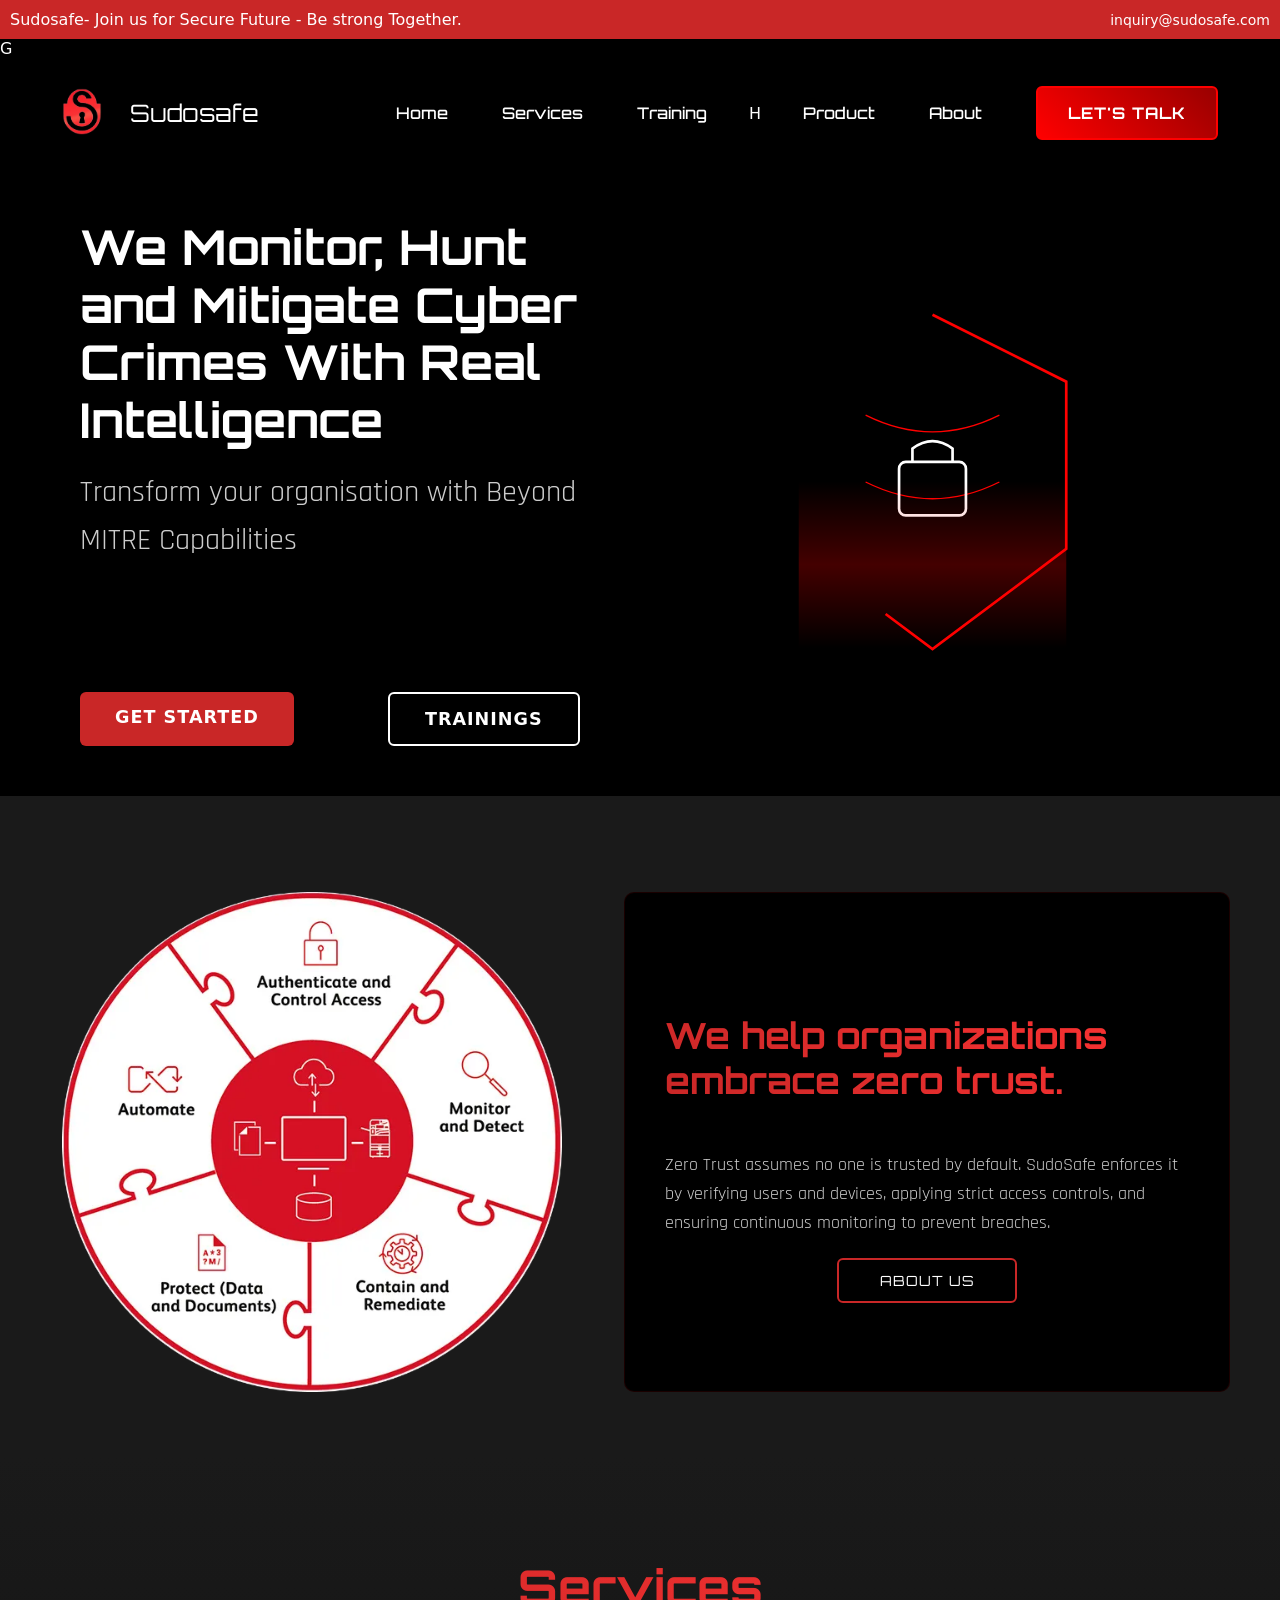
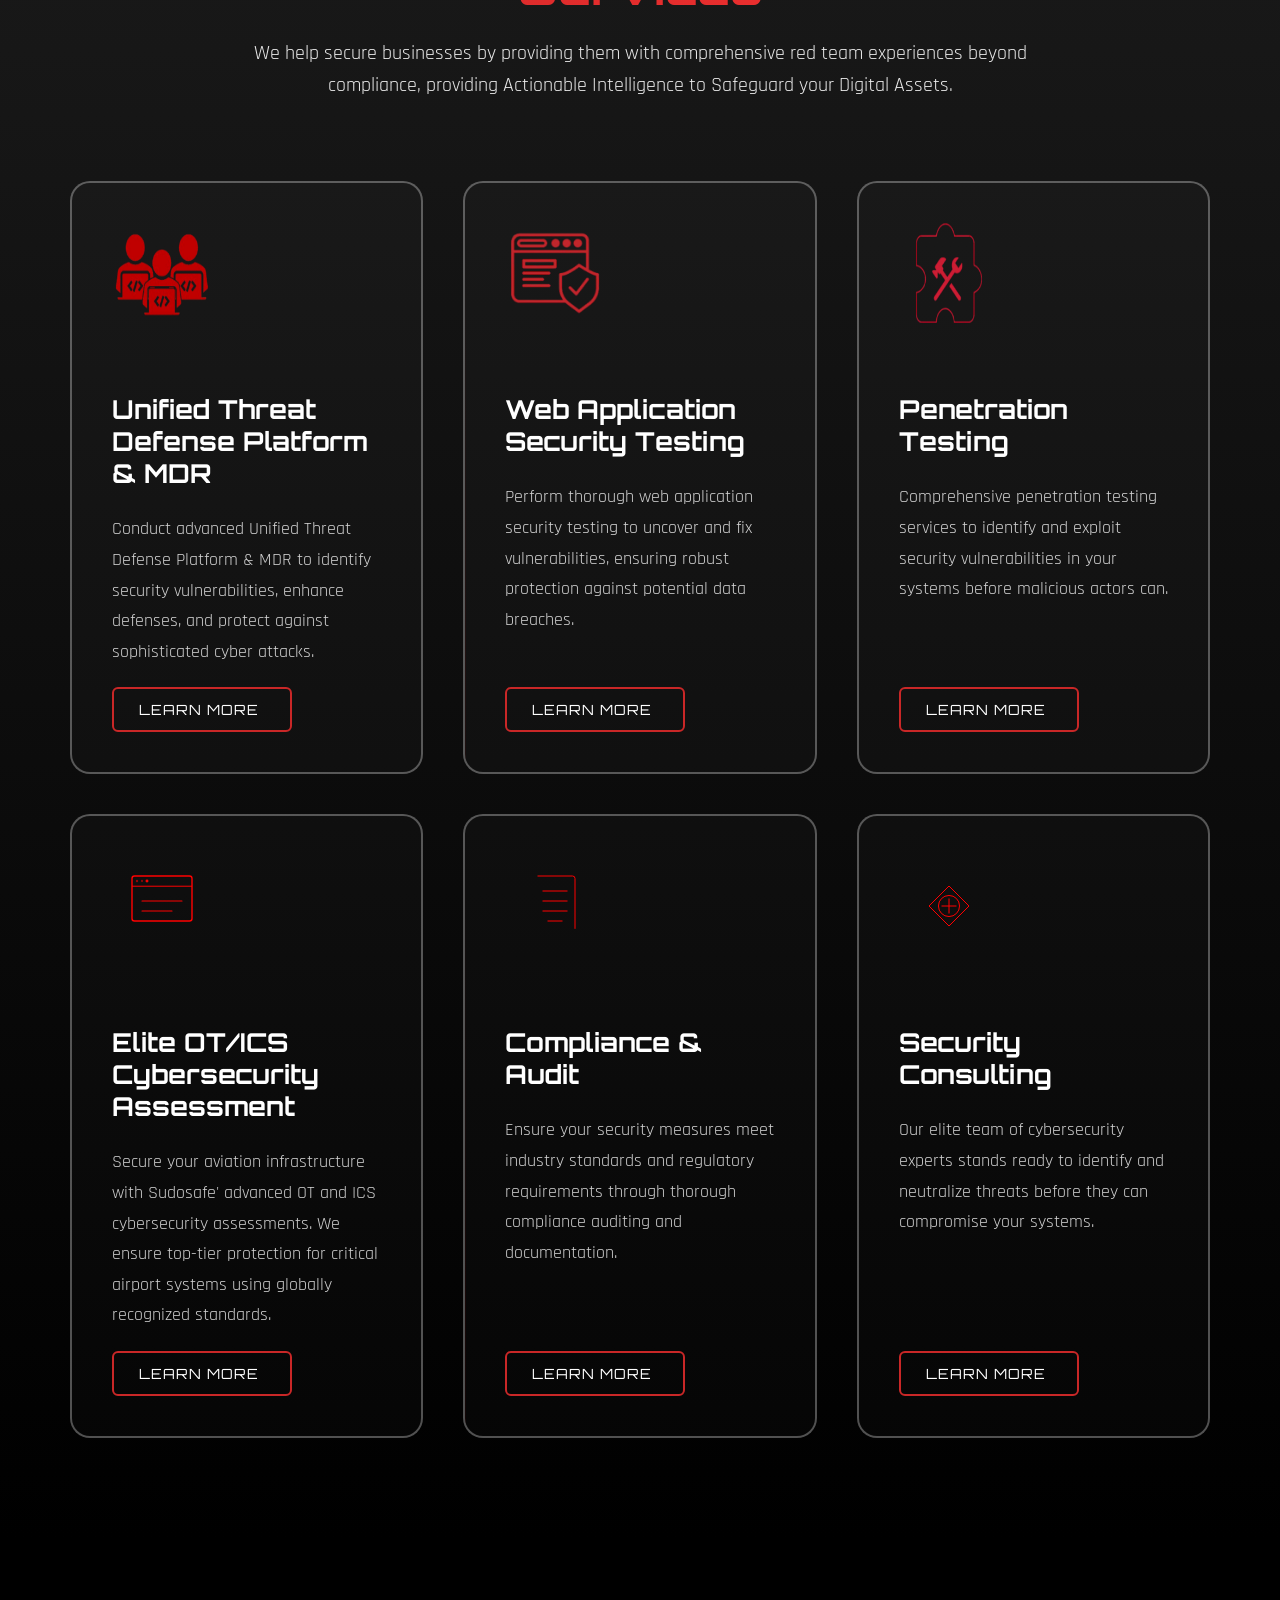
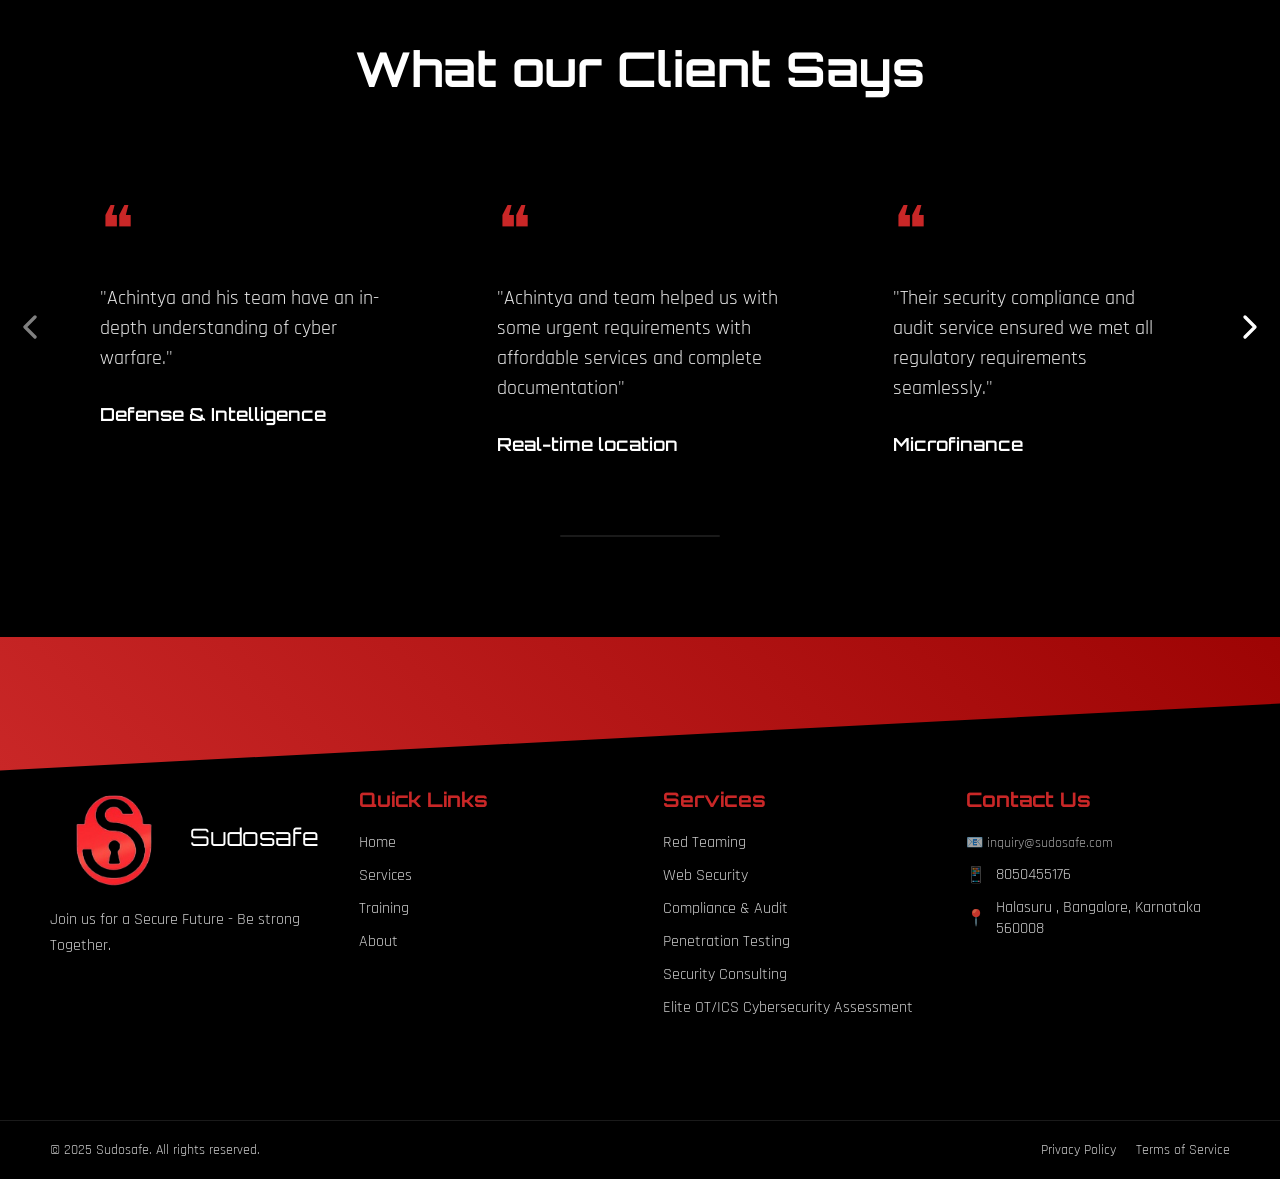
<file: index.html>
<!DOCTYPE html>
<html lang="en">
<head>
    <link href="https://fonts.googleapis.com/css2?family=Orbitron:wght@400;500;700&family=Rajdhani:wght@400;500;700&display=swap" rel="stylesheet">
    <meta charset="UTF-8">
    <meta name="viewport" content="width=device-width, initial-scale=1.0">
    <title>Sudosafe Pvt Ltd</title>
    <link rel="stylesheet" href="css/style.css">
</head>
<body>
    <div class="announcement" id="announcement">
        <div>Sudosafe- Join us for Secure Future - Be strong Together.</div>
         <div class="mail">
            <a href="mailto:inquiry@sudosafe.com"> inquiry@sudosafe.com
            </a>
        </div>
        <!-- <div class="contact"><i class="contact-icon">📱</i> 8050455176</div> -->
    </div>G
    <nav>
        <div class="logo">
          <a href="index.html"  ><img src="images/image-removebg-preview.png" alt="Drone Logo"></a>
            Sudosafe
        </div>
        <div class="nav-links">
            <a href="index.html" class="nav-link">Home</a>
            <div class="nav-item dropdown">
                <a href="#" class="nav-link">Services</a>
                <div class="dropdown-content">
                    <a href="utd.html">Unified Threat Defense Platform & MDR </a>
                    <a href="wast.html">Web Application Security Testing</a>
                    <a href="Penetration-Testing.html">Penetration Testing</a>
                    <a href="OT-Cybersecurity-Assesment.html">Elite OT/ICS Cybersecurity Assessment</a>
                    <a href="Compliance&Audit.html">Compliance & Audit</a>
                    <a href="Security-Consulting.html">Security Consulting</a>
                </div>
            </div>
            <a href="training.html" class="nav-link">Training</a>H
            <div class="nav-item dropdown">
                <a href="Product.html" class="nav-link">Product</a>
                 <!-- <div class="dropdown-content">
                    <a href="#">Red Team & Adversary Solution</a>
                </div> -->
            </div>
            <a href="about.html" class="nav-link">About</a>
            <a href="contact.html"> <button class="breach-btn">Let's Talk</button>
            </a>
        </div>
        <div class="hamburger">
            <span></span>
            <span></span>
            <span></span>
        </div>
    </nav>
    
        <section class="hero">
            <div class="hero-content">
                <h1>We Monitor, Hunt and
                    Mitigate Cyber Crimes
                    With Real Intelligence</h1>
                <p>Transform your organisation
                    with Beyond MITRE Capabilities</p>
                <div class="cta-buttons">
                    <a href="contact.html" class="primary-btn">GET STARTED</a>
                    <a href="training.html" class="secondary-btn">Trainings</a>
                </div>
            </div>
            <div class="hero-image">
                <embed src="images/security.svg" type="image/svg+xml" width="550px" height="500px"/>
            </div>
        </section>

        <section class="zero-trust">
            <div class="zero-trust-container">
                <div class="zero-trust-image">
                    <img src="images/download.png" class="rotating-image">
                </div>
                <div class="zero-trust-content">
                    <h2>We help organizations embrace zero trust.</h2>
                    <p> Zero Trust assumes no one is trusted by default. SudoSafe enforces it by verifying users and devices, applying strict access controls, and ensuring continuous monitoring to prevent breaches.</p>
                    <center><a href="about.html" class="learn-more-btn">About us</a></center>  
                </div>
            </div>
        </section>
        <section class="services">
            <div class="services-header">
                <h1>Services</h1>
                <p>We help secure businesses by providing them with comprehensive red team experiences beyond compliance, providing Actionable Intelligence to Safeguard your Digital Assets.</p>
            </div>
            
            <div class="services-grid">
                <div class="service-card">
                    <div class="service-icon">
                        <img src="images/Untitled.png" type="image/svg+xml"/>
                    </div>
                    <h3>Unified Threat Defense Platform & MDR
</h3>
                    <p>Conduct advanced Unified Threat Defense Platform & MDR to identify security vulnerabilities, enhance defenses, and protect against sophisticated cyber attacks.</p>
                    <a href="utd.html" class="learn-more-btn">Learn More</a>
                </div>
                
                <div class="service-card">
                    <div class="service-icon">
                        <img src="images/web_app.png" type="image/svg+xml"/>
                    </div>
                    <h3>Web Application Security Testing</h3>
                    <p>Perform thorough web application security testing to uncover and fix vulnerabilities, ensuring robust protection against potential data breaches.</p>
                    <a href="wast.html" class="learn-more-btn">Learn More</a>
                </div>
                
                <div class="service-card">
                    <div class="service-icon">
                        <img src="images/pentest.png" type="image/svg+xml"/>
                    </div>
                    <h3>Penetration Testing</h3>
                    <p>Comprehensive penetration testing services to identify and exploit security vulnerabilities in your systems before malicious actors can.</p>
                    <a href="Penetration-Testing.html" class="learn-more-btn">Learn More</a>
                </div>
                
                <div class="service-card">
                    <div class="service-icon">
                        <embed src="services/websec-icon.svg" type="image/svg+xml"/>
                    </div>
                    <h3>Elite OT/ICS Cybersecurity Assessment</h3>
                    <p>Secure your aviation infrastructure with Sudosafe' advanced OT and ICS cybersecurity assessments. We ensure top-tier protection for critical airport systems using globally recognized standards.                    </p>
                    <a href="OT-Cybersecurity-Assesment.html" class="learn-more-btn">Learn More</a>
                </div>
                
                <div class="service-card">
                    <div class="service-icon">
                        <embed src="services/compliance-icon.svg" type="image/svg+xml"/>
                    </div>
                    <h3>Compliance & Audit</h3>
                    <p>Ensure your security measures meet industry standards and regulatory requirements through thorough compliance auditing and documentation.</p>
                    <a href="Compliance&Audit.html" class="learn-more-btn">Learn More</a>
                </div>
            
        
        <div class="service-card">
            <div class="service-icon">
                <embed src="services/pentest-icon.svg" type="image/svg+xml"/>
            </div>
            <h3>Security Consulting</h3>
            <p>Our elite team of cybersecurity experts stands ready to identify and neutralize threats before they can compromise your systems.</p>
            <a href="Security-Consulting.html" class="learn-more-btn">Learn More</a>
        </div>
    </div>
</section>

<!-- Testimonials Section -->
<section class="testimonials">
    <div class="testimonials-header">
        <h2>What our Client Says</h2>
    </div>
    
    <div class="testimonials-container">
        <button class="nav-btn prev-btn" aria-label="Previous testimonial">
            <svg xmlns="http://www.w3.org/2000/svg" width="24" height="24" viewBox="0 0 24 24" fill="none" stroke="currentColor">
                <path d="M15 18l-6-6 6-6" stroke-width="2" stroke-linecap="round" stroke-linejoin="round"/>
            </svg>
        </button>

        <div class="testimonials-track">
            <div class="testimonial-card">
                <div class="quote-icon">❝</div>
                <p class="quote-text">"Achintya and his team have an in-depth understanding of cyber warfare."</p>
                <p class="client-industry">Defense & Intelligence</p>
            </div>

            <div class="testimonial-card">
                <div class="quote-icon">❝</div>
                <p class="quote-text">"Achintya and team helped us with some urgent requirements with affordable services and complete documentation"</p>
                <p class="client-industry">Real-time location</p>
            </div>

            <div class="testimonial-card">
                <div class="quote-icon">❝</div>
                <p class="quote-text">"Their security compliance and audit service ensured we met all regulatory requirements seamlessly."</p>
                <p class="client-industry">Microfinance</p>
            </div>

            <!-- Additional testimonials -->
             <div class="testimonial-card">
                <div class="quote-icon">❝</div>
                <p class="quote-text">"The team's expertise in cybersecurity helped us identify and fix critical vulnerabilities in our system."</p>
                <p class="client-industry">Healthcare</p>
            </div>
            <div class="testimonial-card">
                <div class="quote-icon">❝</div>
                <p class="quote-text">"The team's expertise in MITRE & Beyond MITRE Capablities is unmatched."</p>
                <p class="client-industry">Banking</p>
            </div>
            <div class="testimonial-card">
                <div class="quote-icon">❝</div>
                <p class="quote-text">"Sudosafe’s data security solutions span a wide range of industries and disciplines."</p>
                <p class="client-industry">Biotechnology</p>
            </div>
        
            
        </div>
        

        <button class="nav-btn next-btn" aria-label="Next testimonial">
            <svg xmlns="http://www.w3.org/2000/svg" width="24" height="24" viewBox="0 0 24 24" fill="none" stroke="currentColor">
                <path d="M9 18l6-6-6-6" stroke-width="2" stroke-linecap="round" stroke-linejoin="round"/>
            </svg>
        </button>
    </div>

    <div class="scroll-indicator">
        <div class="scroll-line">
            <div class="scroll-progress"></div>
        </div>
    </div>
</section>


<footer class="footer">
    <div class="footer-diagonal"></div>
    <div class="footer-content">
        <div class="footer-section">
            <div class="footer-logo">
                <img src="images/image-removebg-preview.png" alt="Sudosafe Logo">
                <span>Sudosafe</span>
            </div>
            <p class="footer-description">Join us for a Secure Future - Be strong Together.</p>
        </div>
        
        <div class="footer-section">
            <h3>Quick Links</h3>
            <ul>
                <li><a href="index.html">Home</a></li>
                <li><a href="">Services</a></li>
                <li><a href="training.html">Training</a></li>
                <li><a href="about.html">About</a></li>
            </ul>
        </div>
        
        <div class="footer-section">
            <h3>Services</h3>
            <ul>
                <li><a href="#">Red Teaming</a></li>
                <li><a href="wast.html">Web Security</a></li>
                <li><a href="Compliance&Audit.html">Compliance & Audit</a></li>
                <li><a href="Penetration-Testing.html">Penetration Testing</a></li>
                <li><a href="Security-Consulting.html">Security Consulting</a></li>  
                <li><a href="OT-Cybersecurity-Assesment.html">Elite OT/ICS Cybersecurity Assessment</a></li>
            </ul>
        </div>
        
        <div class="footer-section">
            <h3>Contact Us</h3>
            <ul class="contact-info">
                <li><div class="mail">
                        <a href="mailto:inquiry@sudosafe.com"><i class="contact-icon">📧</i> inquiry@sudosafe.com</li></a>
                <li><i class="contact-icon">📱</i> 8050455176</li>
                <li><i class="contact-icon">📍</i> Halasuru , Bangalore, Karnataka 560008</li>
            </ul>
        </div>
    </div>
    
    <div class="footer-bottom">
        <p>&copy; 2025 Sudosafe. All rights reserved.</p>
        <div class="footer-links">
            <a href="#">Privacy Policy</a>
            <a href="#">Terms of Service</a>
        </div>
    </div>
</footer>


    <script src="js/scripts.js"></script>
</body>
</html>
</file>
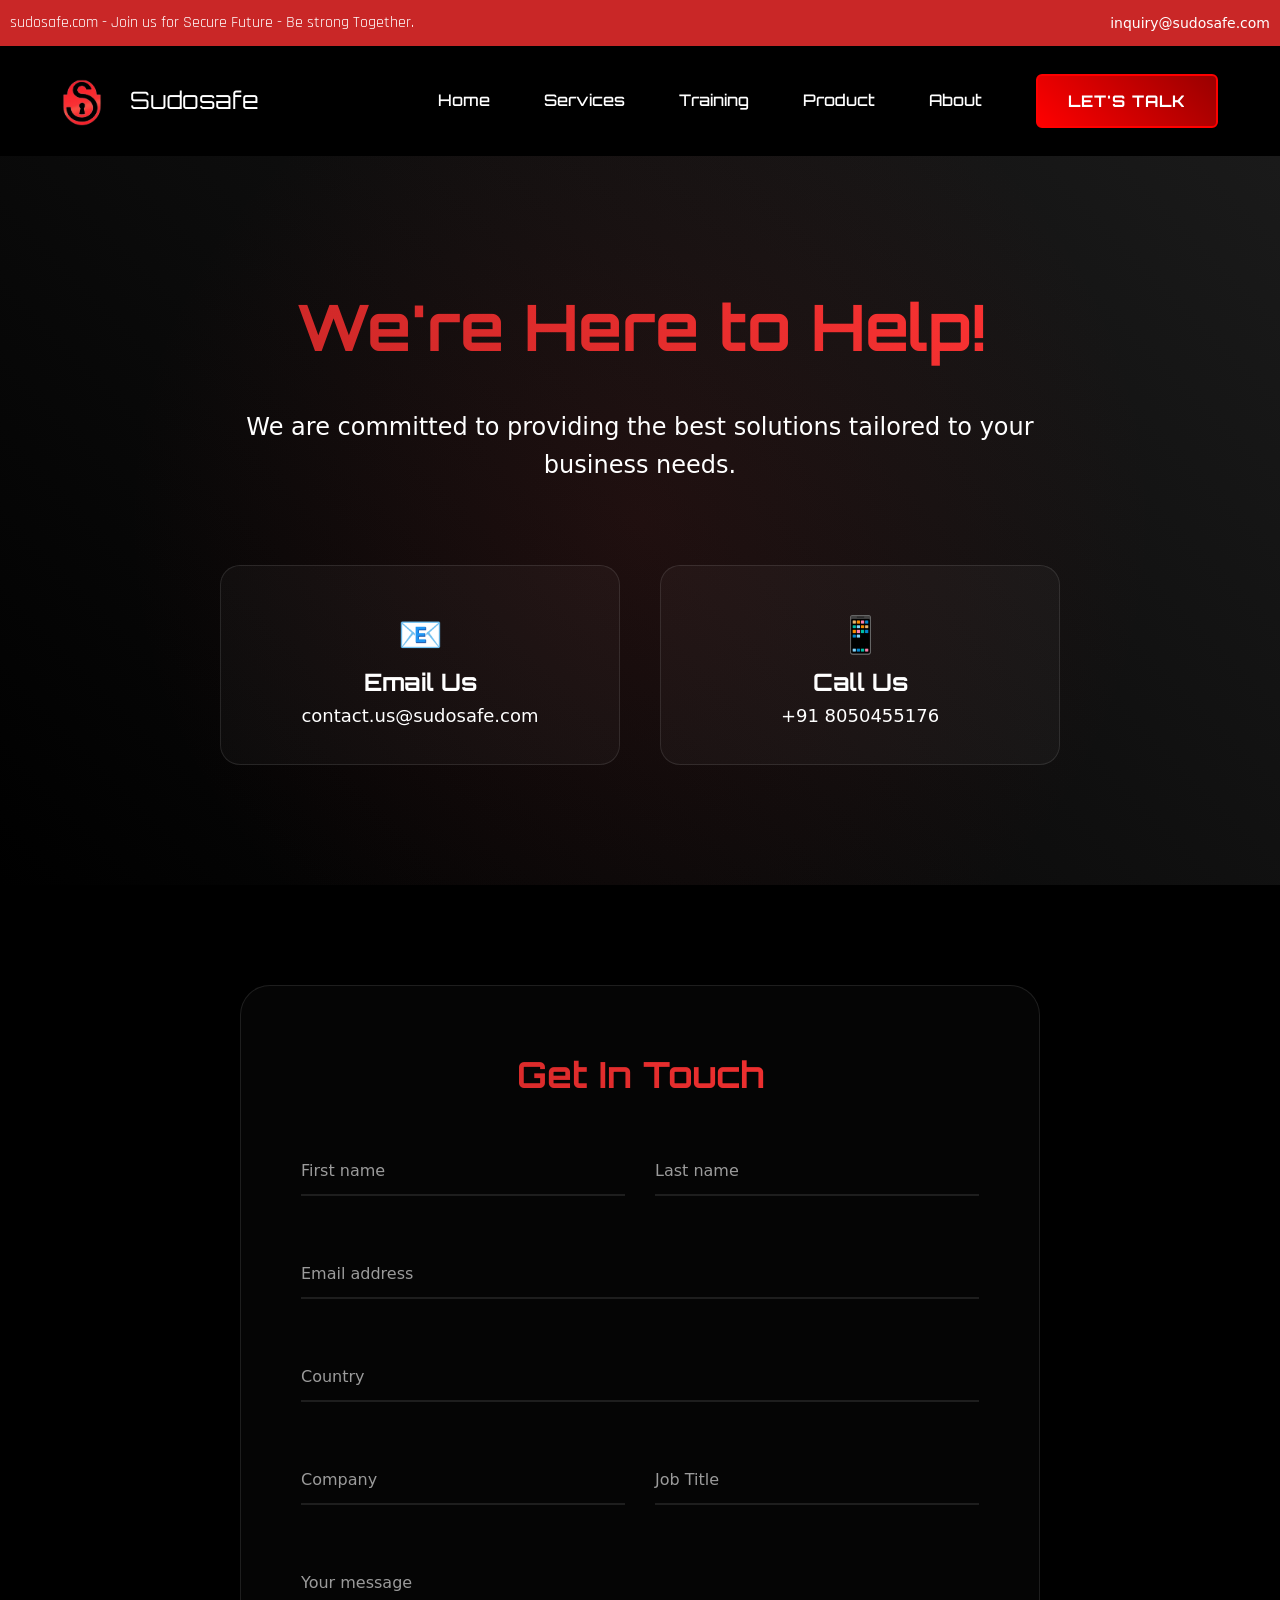
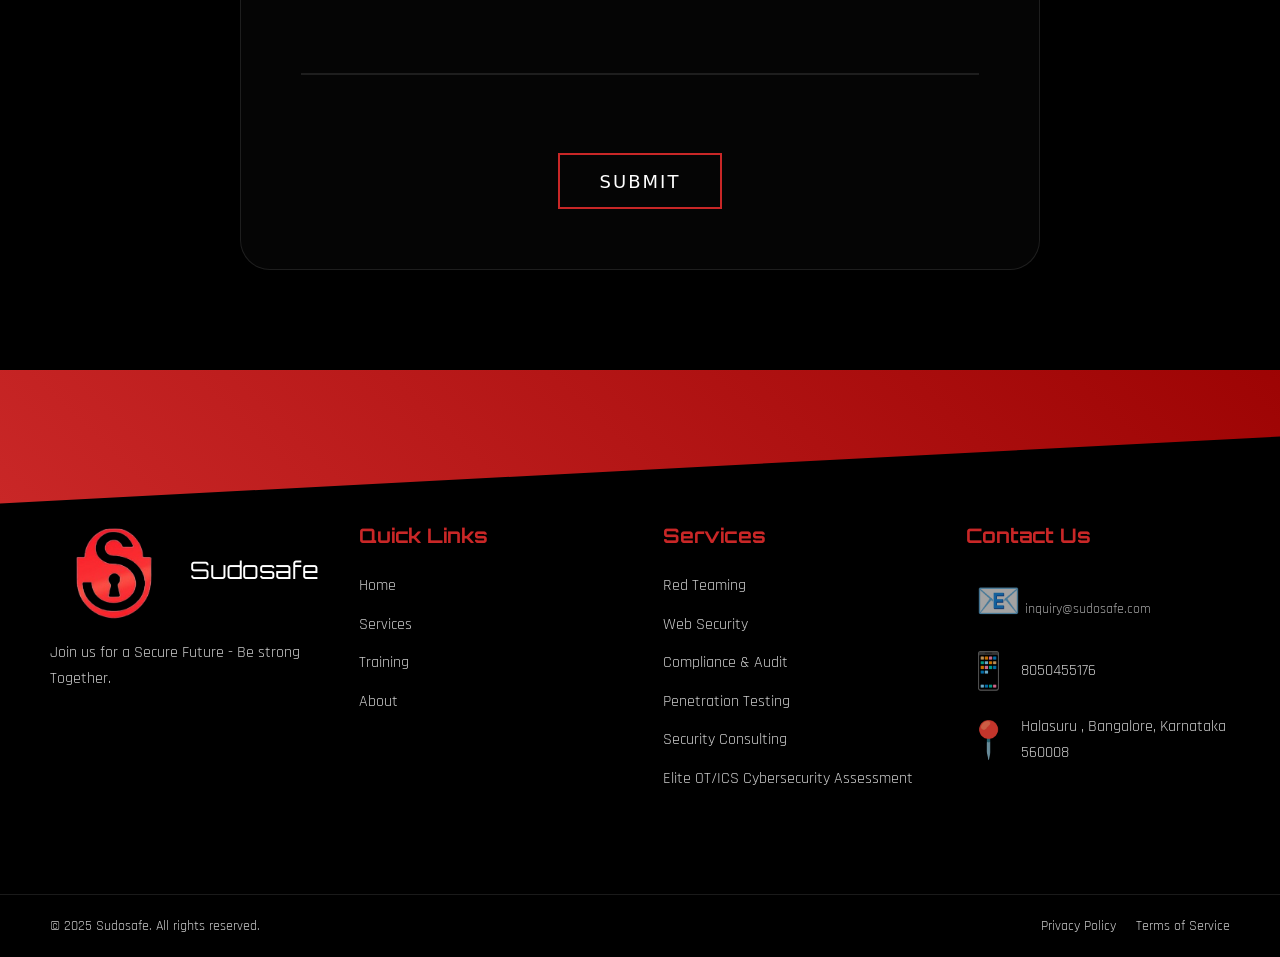
<file: contact.html>
<!DOCTYPE html>
<html lang="en">
<head>
    <link href="https://fonts.googleapis.com/css2?family=Orbitron:wght@400;500;700&family=Rajdhani:wght@400;500;700&display=swap" rel="stylesheet">
    <meta charset="UTF-8">
    <meta name="viewport" content="width=device-width, initial-scale=1.0">
    <title>Contact Us - Sudosafe</title>
    <link rel="stylesheet" href="css/style.css">
    <link rel="stylesheet" href="css/contact.css">
    <link href="https://cGdnjs.cloudflare.com/ajax/libs/font-awesome/6.0.0/css/all.min.css" rel="stylesheet">
</head>
<body>

    <div class="announcement" id="announcement">
        sudosafe.com - Join us for Secure Future - Be strong Together.
        <div class="mail">
            <a href="mailto:inquiry@sudosafe.com"> inquiry@sudosafe.com
            </a>
        </div>
        <!-- <div class="contact"><i class="contact-icon">📱</i> 8050455176</div> -->
    </div>
    <nav>
        <div class="logo">
            <img src="images/image-removebg-preview.png" alt="Drone Logo">
            Sudosafe
        </div>
        <div class="nav-links">
            <a href="index.html" class="nav-link">Home</a>
            <div class="nav-item dropdown">
                <a href="#" class="nav-link">Services</a>
                <div class="dropdown-content">
                    <a href="utd.html">Unified Threat Defense Platform & MDR
</a>
                    <a href="wast.html">Web Application Security Testing</a>
                    <a href="Penetration-Testing.html">Penetration Testing</a>
                    <a href="OT-Cybersecurity-Assesment.html">Elite OT/ICS Cybersecurity Assessment</a>
                    <a href="Compliance&Audit.html">Compliance & Audit</a>
                    <a href="Security-Consulting.html">Security Consulting</a>
                </div>
            </div>
            <a href="training.html" class="nav-link">Training</a>
            <div class="nav-item dropdown">
                <a href="Product.html" class="nav-link">Product</a>
                 <!-- <div class="dropdown-content">
                    <a href="#">Red Team & Adversary Solution</a>
                </div> -->
            </div>
            <a href="about.html" class="nav-link">About</a>
             <a href="contact.html"> <button class="breach-btn">Let's Talk</button>
            </a>
        </div>
        <div class="hamburger">
            <span></span>
            <span></span>
            <span></span>
        </div>
    </nav>

    <section class="contact-hero">
        <div class="contact-hero-content">
            <h1 class="animate-text">We're Here to Help!</h1>
            <p class="animate-text-delay">We are committed to providing the best solutions tailored to your business needs.</p>
            <div class="contact-info-cards">
                <div class="contact-card animate-card">
                    <div class="contact-icon">
                        <i class="contact-icon">📧</i>
                    </div>
                    <div class="mail">
                        <a href="mailto:inquiry@sudosafe.com">
                            <h3>Email Us</h3>
                            <p>contact.us@sudosafe.com</p>
                        </a>
                    </div>
                    <div class="card-hover-effect"></div>
                </div>
                <div class="contact-card animate-card">
                    <div class="contact-icon">
                        <i class="contact-icon">📱</i>
                    </div>
                    <h3>Call Us</h3>
                    <p>+91 8050455176</p>
                    <div class="card-hover-effect"></div>
                </div>
            </div>
        </div>
    </section>

    <section class="contact-form-section">
        <div class="contact-container">
          <div class="form-container">
            <h2 class="section-title">Get In Touch</h2>
            <form id="contactForm" class="animated-form">
              <div class="form-row">
                <div class="form-group">
                  <input type="text" id="firstName" name="firstName" required>
                  <label for="firstName">First name</label>
                  <div class="form-line"></div>
                </div>
                <div class="form-group">
                  <input type="text" id="lastName" name="lastName" required>
                  <label for="lastName">Last name</label>
                  <div class="form-line"></div>
                </div>
              </div>
              <div class="form-group">
                <input type="email" id="email" name="email" required>
                <label for="email">Email address</label>
                <div class="form-line"></div>
              </div>
              <div class="form-group">
                <input type="text" id="country" name="country" required>
                <label for="country">Country</label>
                <div class="form-line"></div>
              </div>
              <div class="form-row">
                <div class="form-group">
                  <input type="text" id="company" name="company" required>
                  <label for="company">Company</label>
                  <div class="form-line"></div>
                </div>
                <div class="form-group">
                  <input type="text" id="jobTitle" name="jobTitle" required>
                  <label for="jobTitle">Job Title</label>
                  <div class="form-line"></div>
                </div>
              </div>
              <div class="form-group">
                <textarea id="message" name="message" required></textarea>
                <label for="message">Your message</label>
                <div class="form-line"></div>
              </div>
              <button type="submit" class="submit-btn">
                <span>Submit</span>
                <div class="btn-line"></div>
              </button>
            </form>
          </div>
        </div>
      </section>

      <script>
        document.getElementById('contactForm').addEventListener('submit', async function(event) {
            event.preventDefault();
        
            const firstName = document.getElementById('firstName').value;
            const lastName  = document.getElementById('lastName').value;
            const email     = document.getElementById('email').value;
            const country   = document.getElementById('country').value;
            const company   = document.getElementById('company').value;
            const jobTitle  = document.getElementById('jobTitle').value;
            const message   = document.getElementById('message').value;
        
            const webhookUrl = "https://discord.com/api/webhooks/1343994870427160730/yMcxvemveq_6op0xwmb46V0qzzo3x5-yz1E0KvmMnC1L0-cibwNTLi-t2nspPCWUDXHo";
        
            const payload = {
                embeds: [{
                    title: "New Contact Form Submission",
                    fields: [
                        { name: "First Name", value: firstName },
                        { name: "Last Name",  value: lastName },
                        { name: "Email",      value: email },
                        { name: "Country",    value: country },
                        { name: "Company",    value: company },
                        { name: "Job Title",  value: jobTitle },
                        { name: "Message",    value: message }
                    ],
                    color: 0x00FF00
                }]
            };
        
            try {
                const response = await fetch(webhookUrl, {
                    method: "POST",
                    headers: { "Content-Type": "application/json" },
                    body: JSON.stringify(payload)
                });
        
                if (response.ok) {
                    alert("Thank you for contacting us!");
                    event.target.reset();
                } else {
                    alert("There was an error sending your message. Please try again later.");
                }
            } catch (error) {
                console.error("Error sending to Discord:", error);
                alert("There was an error sending your message. Please try again later.");
            }
        });
        </script>
        

<script src="js/scripts.js"></script>



<footer class="footer">
    <div class="footer-diagonal"></div>
    <div class="footer-content">
        <div class="footer-section">
            <div class="footer-logo">
                <img src="images/image-removebg-preview.png" alt="Sudosafe Logo">
                <span>Sudosafe</span>
            </div>
            <p class="footer-description">Join us for a Secure Future - Be strong Together.</p>
        </div>
        
        <div class="footer-section">
            <h3>Quick Links</h3>
            <ul>
                <li><a href="#">Home</a></li>
                <li><a href="#">Services</a></li>
                <li><a href="#">Training</a></li>
                <li><a href="#">About</a></li>
            </ul>
        </div>
        
        <div class="footer-section">
            <h3>Services</h3>
            <ul>
                <li><a href="#">Red Teaming</a></li>
                <li><a href="wast.html">Web Security</a></li>
                <li><a href="Compliance&Audit.html">Compliance & Audit</a></li>
                <li><a href="Penetration-Testing.html">Penetration Testing</a></li>
                <li><a href="Security-Consulting.html">Security Consulting</a></li>  
                <li><a href="OT-Cybersecurity-Assesment.html">Elite OT/ICS Cybersecurity Assessment</a></li>
            </ul>
        </div>
        
        <div class="footer-section">
            <h3>Contact Us</h3>
            <ul class="contact-info">
                <a href="mailto:inquiry@sudosafe.com">
                <li><div class="mail">
                    <a href="mailto:inquiry@sudosafe.com"><i class="contact-icon">📧</i> inquiry@sudosafe.com</li></a></a>
                <li><i class="contact-icon">📱</i> 8050455176</li>
                <li><i class="contact-icon">📍</i> Halasuru , Bangalore, Karnataka 560008</li>
            </ul>
        </div>
    </div>
    
    <div class="footer-bottom">
        <p>&copy; 2025 Sudosafe. All rights reserved.</p>
        <div class="footer-links">
            <a href="#">Privacy Policy</a>
            <a href="#">Terms of Service</a>
        </div>
    </div>
</footer>


    <script src="js/scripts.js"></script>


</body>
</html>
</file>
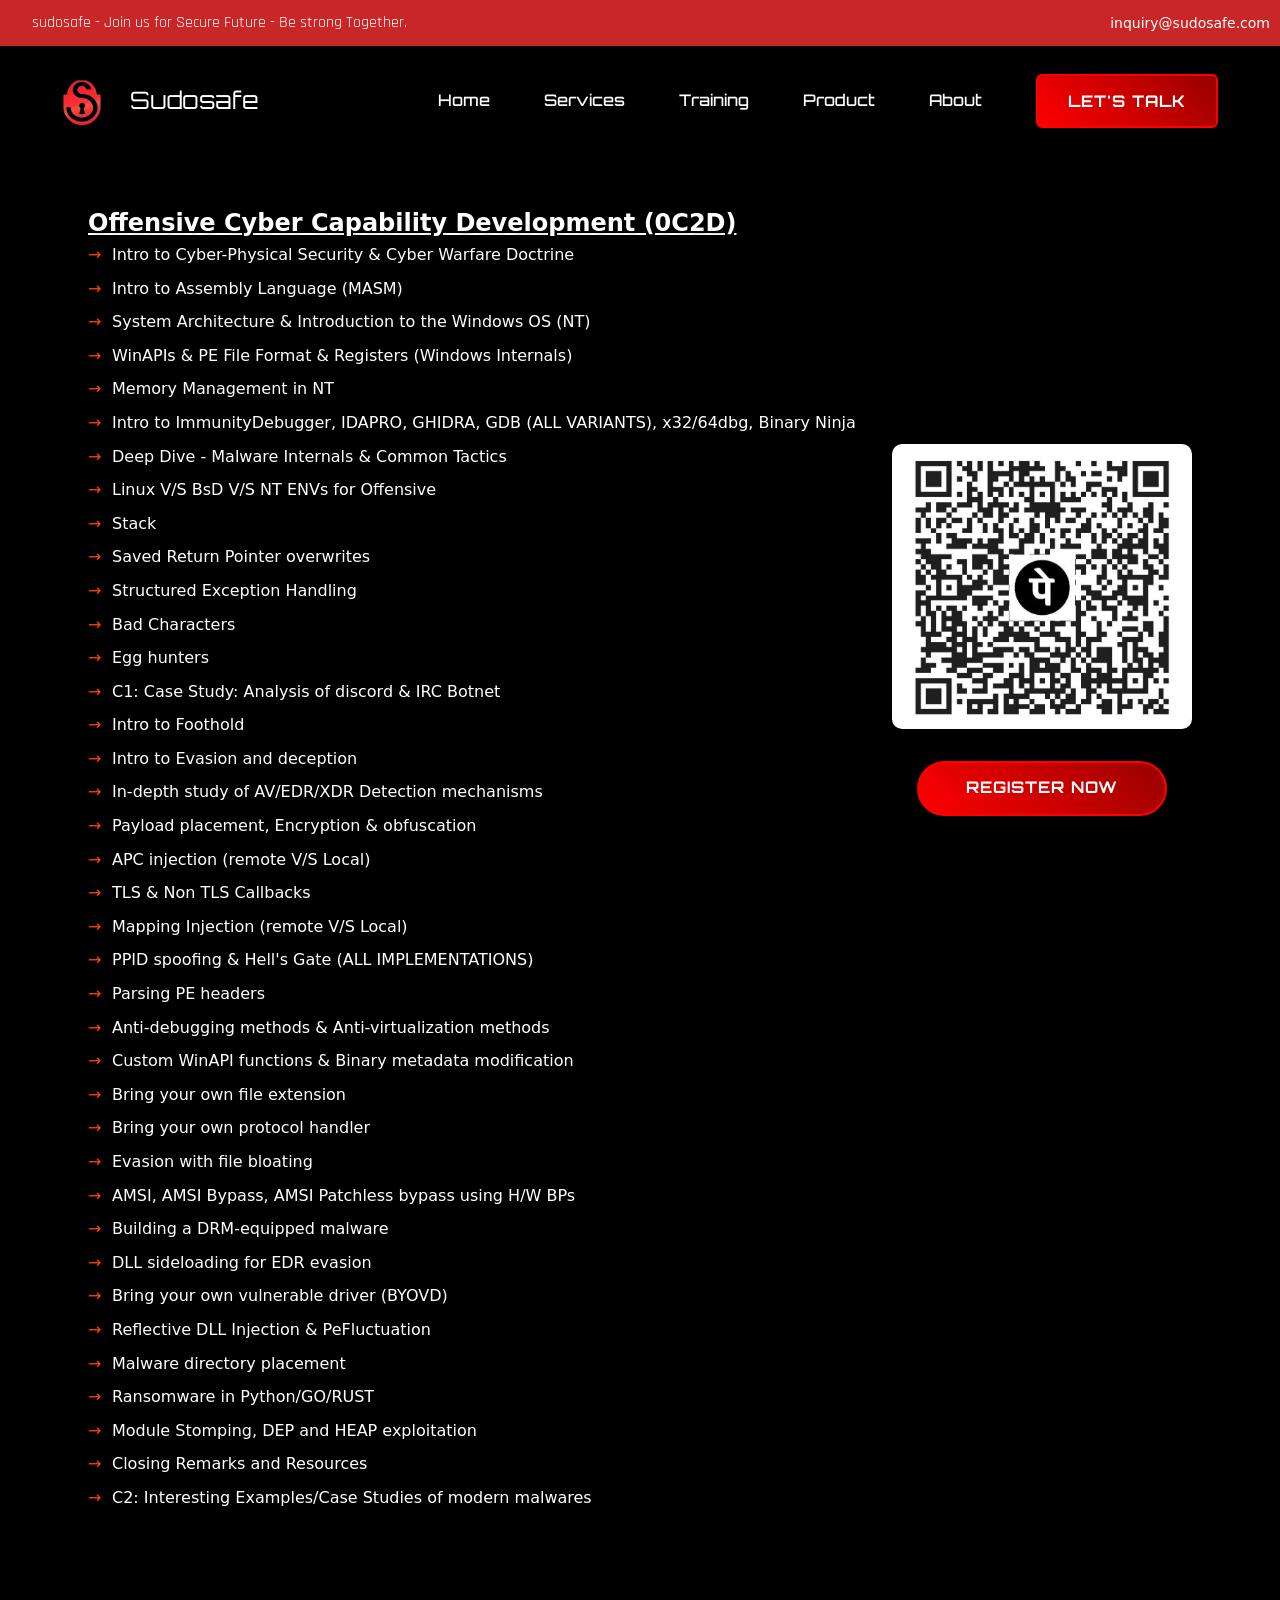
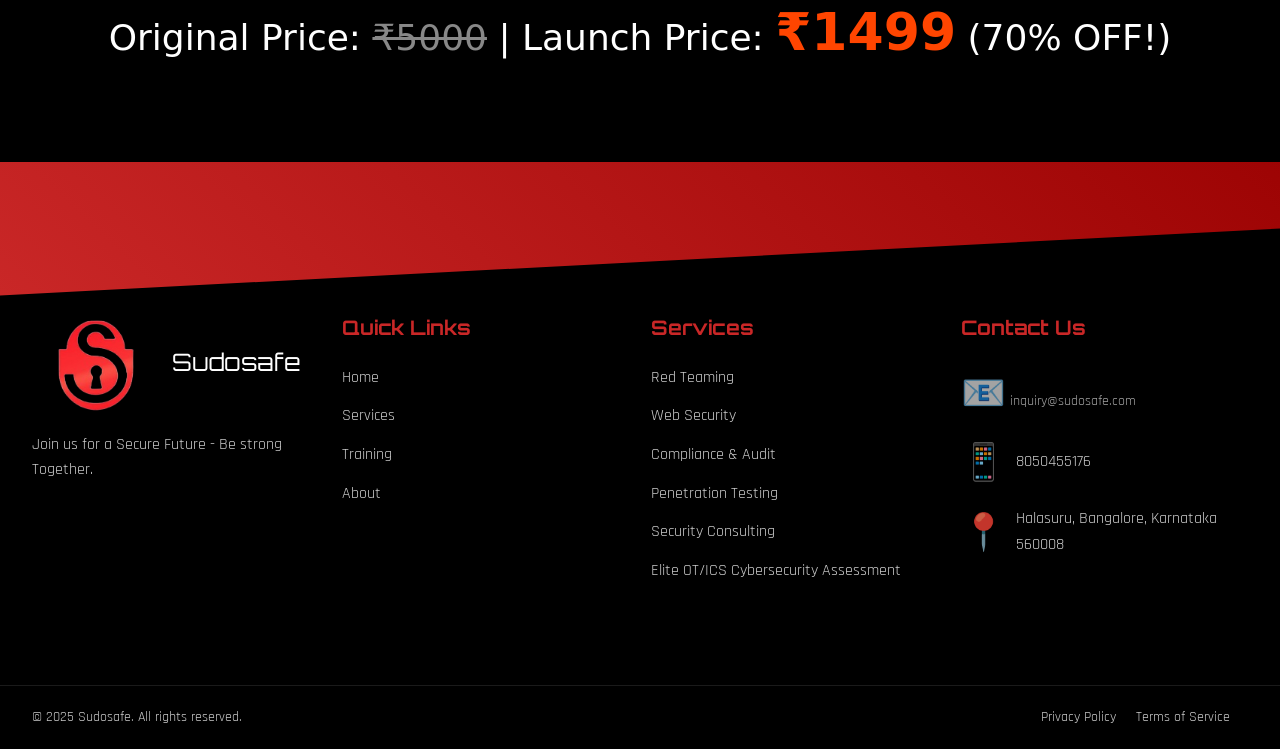
<file: oc2d.html>
<!DOCTYPE html>
<html lang="en">
<head>
  <link href="https://fonts.googleapis.com/css2?family=Orbitron:wght@400;500;700&family=Rajdhani:wght@400;500;700&display=swap" rel="stylesheet">
  <meta charset="UTF-8">
  <meta name="viewport" content="width=device-width, initial-scale=1.0">
  <title>OC2D - Sudosafe</title>
  <link rel="stylesheet" href="css/style.css">
  <link rel="stylesheet" href="css/contact.css">
  <style>
    /* Center text for key sections */
    .announcement,
    .footer-content,
    .footer-bottom {
      text-align: left;
      padding-left: 2rem;
    }
    
    /* Syllabus section styling */
    .syllabus-section {
      padding: 2rem;
      max-width: 1200px;
      margin: 0 auto;
    }
    
    .syllabus-container {
      animation: fadeIn 1.5s ease-in-out;
      padding: 1rem;
    }
    
    /* Flex layout for syllabus content and UPI image */
    .syllabus-flex-container {
      display: flex;
      flex-wrap: wrap;
      align-items: flex-start;
      gap: 2rem;
    }
    
    .syllabus-content {
      flex: 1;
      min-width: 300px;
    }
    
    .syllabus-image-container {
      flex: 0 1 300px;
      display: flex;
      flex-direction: column;
      align-items: center;
      gap: 1rem;
    }
    
    /* Remove numbering from ordered list */
    .syllabus-content ul {
      list-style: none;
      padding-left: 0;
      margin: 0;
    }
    
    .syllabus-content ul li {
      margin-bottom: 0.5rem;
      padding-left: 1.5rem;
      position: relative;
    }
    
    .syllabus-content ul li:before {
      content: "→";
      position: absolute;
      left: 0;
      color: #FF4500;
    }
    
    /* UPI image styling */
    .upi-image {
      max-width: 100%;
      height: auto;
      border-radius: 10px;
      box-shadow: 0 4px 8px rgba(0, 0, 0, 0.2);
    }
    
    /* Registration button styling */
    .register-btn {
      display: inline-block;
      background-color: #FF4500;
      color: white;
      padding: 0.8rem 1.5rem;
      border-radius: 30px;
      text-decoration: none;
      font-weight: bold;
      margin-top: 1rem;
      text-align: center;
      transition: all 0.3s ease;
      width: 100%;
      max-width: 250px;
    }
    
    .register-btn:hover {
      background-color: #E03E00;
      transform: scale(1.05);
      box-shadow: 0 4px 12px rgba(255, 69, 0, 0.3);
    }
    
    /* Pricing info styling */
    .pricing-info {
      font-size: 1.2rem;
      margin: 1.5rem 0;
    }
    
    .pricing-info del {
      color: #888;
    }
    
    .pricing-info strong {
      color: #FF4500;
      font-size: 1.4rem;
    }
    
    /* Fade-in animation */
    @keyframes fadeIn {
      from { opacity: 0; transform: translateY(20px); }
      to { opacity: 1; transform: translateY(0); }
    }
    
    /* Slide-down animation for the announcement banner */
    .announcement {
      animation: slideDown 1s ease-out;
    }
    
    @keyframes slideDown {
      from { opacity: 0; transform: translateY(-50px); }
      to { opacity: 1; transform: translateY(0); }
    }
    
    /* Header text style with subtle text shadow */
    .syllabus-content h1,
    .syllabus-content h2 {
      text-shadow: 2px 2px 4px rgba(0, 0, 0, 0.3);
    }
    
    /* Navigation link hover effect */
    .nav-link {
      transition: color 0.3s ease;
    }
    
    .nav-link:hover {
      color: #FF4500; /* Accent color */
    }
    
    /* Button hover scale effect */
    .breach-btn {
      transition: transform 0.3s ease;
    }
    
    .breach-btn:hover {
      transform: scale(1.1);
    }
    
    /* Mobile responsiveness */
    @media (max-width: 768px) {
      .announcement,
      .footer-content,
      .footer-bottom {
        padding-left: 1rem;
        text-align: center;
      }
      
      .syllabus-section {
        padding: 1rem;
      }
      
      .syllabus-flex-container {
        flex-direction: column;
      }
      
      .syllabus-image-container {
        margin: 0 auto;
      }
      
      .syllabus-content h1 {
        font-size: 1.5rem;
        text-align: center;
      }
      
      .pricing-info {
        text-align: center;
      }
      
      .register-btn {
        display: block;
        margin: 1rem auto;
      }
    }
  </style>
</head>
<body>
  <div class="announcement" id="announcement">
    sudosafe - Join us for Secure Future - Be strong Together.
    <div class="mail">
      <a href="mailto:inquiry@sudosafe.com">inquiry@sudosafe.com</a>
    </div>
  </div>
  <nav>
    <div class="logo">
      <img src="images/image-removebg-preview.png" alt="Drone Logo">
      Sudosafe
    </div>
    <div class="nav-links">
      <a href="index.html" class="nav-link">Home</a>
      <div class="nav-item dropdown">
        <a href="#" class="nav-link">Services</a>
        <div class="dropdown-content">
          <a href="utd.html">Unified Threat Defense Platform & MDR</a>
          <a href="wast.html">Web Application Security Testing</a>
          <a href="#">Penetration Testing</a>
          <a href="#">Elite OT/ICS Cybersecurity Assessment</a>
          <a href="#">Compliance & Audit</a>
          <a href="#">Security Consulting</a>
        </div>
      </div>
      <a href="training.html" class="nav-link">Training</a>
      <div class="nav-item dropdown">
        <a href="Product.html" class="nav-link">Product</a>
      </div>
      <a href="about.html" class="nav-link">About</a>
      <a href="contact.html"><button class="breach-btn">Let's Talk</button></a>
    </div>
    <div class="hamburger">
      <span></span>
      <span></span>
      <span></span>
    </div>
  </nav>
  
  <!-- Syllabus Section -->
  <section class="syllabus-section">
    <div class="syllabus-container">
      <div class="syllabus-flex-container">
        <div class="syllabus-content">
          <u><h1>Offensive Cyber Capability Development (0C2D)</h1></u>
          <ul>
            <li>Intro to Cyber-Physical Security & Cyber Warfare Doctrine</li>
            <li>Intro to Assembly Language (MASM)</li>
            <li>System Architecture & Introduction to the Windows OS (NT)</li>
            <li>WinAPIs & PE File Format & Registers (Windows Internals)</li>
            <li>Memory Management in NT</li>
            <li>Intro to ImmunityDebugger, IDAPRO, GHIDRA, GDB (ALL VARIANTS), x32/64dbg, Binary Ninja</li>
            <li>Deep Dive - Malware Internals & Common Tactics</li>
            <li>Linux V/S BsD V/S NT ENVs for Offensive</li>
            <li>Stack</li>
            <li>Saved Return Pointer overwrites</li>
            <li>Structured Exception Handling</li>
            <li>Bad Characters</li>
            <li>Egg hunters</li>
            <li>C1: Case Study: Analysis of discord & IRC Botnet</li>
            <li>Intro to Foothold</li>
            <li>Intro to Evasion and deception</li>
            <li>In-depth study of AV/EDR/XDR Detection mechanisms</li>
            <li>Payload placement, Encryption & obfuscation</li>
            <li>APC injection (remote V/S Local)</li>
            <li>TLS & Non TLS Callbacks</li>
            <li>Mapping Injection (remote V/S Local)</li>
            <li>PPID spoofing & Hell's Gate (ALL IMPLEMENTATIONS)</li>
            <li>Parsing PE headers</li>
            <li>Anti-debugging methods & Anti-virtualization methods</li>
            <li>Custom WinAPI functions & Binary metadata modification</li>
            <li>Bring your own file extension</li>
            <li>Bring your own protocol handler</li>
            <li>Evasion with file bloating</li>
            <li>AMSI, AMSI Bypass, AMSI Patchless bypass using H/W BPs</li>
            <li>Building a DRM-equipped malware</li>
            <li>DLL sideloading for EDR evasion</li>
            <li>Bring your own vulnerable driver (BYOVD)</li>
            <li>Reflective DLL Injection & PeFluctuation</li>
            <li>Malware directory placement</li>
            <li>Ransomware in Python/GO/RUST</li>
            <li>Module Stomping, DEP and HEAP exploitation</li>
            <li>Closing Remarks and Resources</li>
            <li>C2: Interesting Examples/Case Studies of modern malwares</li>
          </ul>
        </div>

        
        
        <div class="syllabus-image-container" style="padding-top: 20cap;">
          <img src="images/UPI.jpeg" alt="UPI Payment" class="upi-image">
          <a href="https://forms.gle/eJmnFfR5TKPziUsPA" class="register-btn breach-btn" style="background-color: #E03E00;">Register Now</a>
        </div>
      </div>
    </div>
  </section>

  <center style="padding-bottom: 4rem;"><p class="pricing-info" style="font-size: 3cap;">Original Price: <del>₹5000</del> | Launch Price: <strong style="font-size: 2cap;">₹1499</strong> (70% OFF!)</p></center>

  
  <footer class="footer">
    <div class="footer-diagonal"></div>
    <div class="footer-content">
      <div class="footer-section">
        <div class="footer-logo">
          <img src="images/image-removebg-preview.png" alt="Sudosafe Logo">
          <span>Sudosafe</span>
        </div>
        <p class="footer-description">Join us for a Secure Future - Be strong Together.</p>
      </div>
      
      <div class="footer-section">
        <h3>Quick Links</h3>
        <ul>
          <li><a href="index.html">Home</a></li>
          <li><a href="#">Services</a></li>
          <li><a href="training.html">Training</a></li>
          <li><a href="about.html">About</a></li>
        </ul>
      </div>
      
      <div class="footer-section">
        <h3>Services</h3>
        <ul>
          <li><a href="#">Red Teaming</a></li>
          <li><a href="wast.html">Web Security</a></li>
          <li><a href="Compliance&Audit.html">Compliance & Audit</a></li>
          <li><a href="Penetration-Testing.html">Penetration Testing</a></li>
          <li><a href="Security-Consulting.html">Security Consulting</a></li>  
          <li><a href="OT-Cybersecurity-Assesment.html">Elite OT/ICS Cybersecurity Assessment</a></li>
        </ul>
      </div>
      
      <div class="footer-section">
        <h3>Contact Us</h3>
        <ul class="contact-info">
          <li>
            <div class="mail">
              <a href="mailto:inquiry@sudosafe.com"><i class="contact-icon">📧</i> inquiry@sudosafe.com</a>
            </div>
          </li>
          <li><i class="contact-icon">📱</i> 8050455176</li>
          <li><i class="contact-icon">📍</i> Halasuru, Bangalore, Karnataka 560008</li>
        </ul>
      </div>
    </div>
    
    <div class="footer-bottom">
      <p>&copy; 2025 Sudosafe. All rights reserved.</p>
      <div class="footer-links">
        <a href="#">Privacy Policy</a>
        <a href="#">Terms of Service</a>
      </div>
    </div>
  </footer>
  
  <script>
    // Responsive navigation menu toggle
    document.addEventListener("DOMContentLoaded", function() {
      const hamburger = document.querySelector('.hamburger');
      const navLinks = document.querySelector('.nav-links');
      
      hamburger.addEventListener('click', function() {
        navLinks.classList.toggle('active');
        hamburger.classList.toggle('active');
      });
      
      // Add animation class to syllabus
      const syllabus = document.querySelector('.syllabus-container');
      syllabus.classList.add('loaded');
    });
  </script>
  <script src="js/scripts.js"></script>
</body>
</html>
</file>
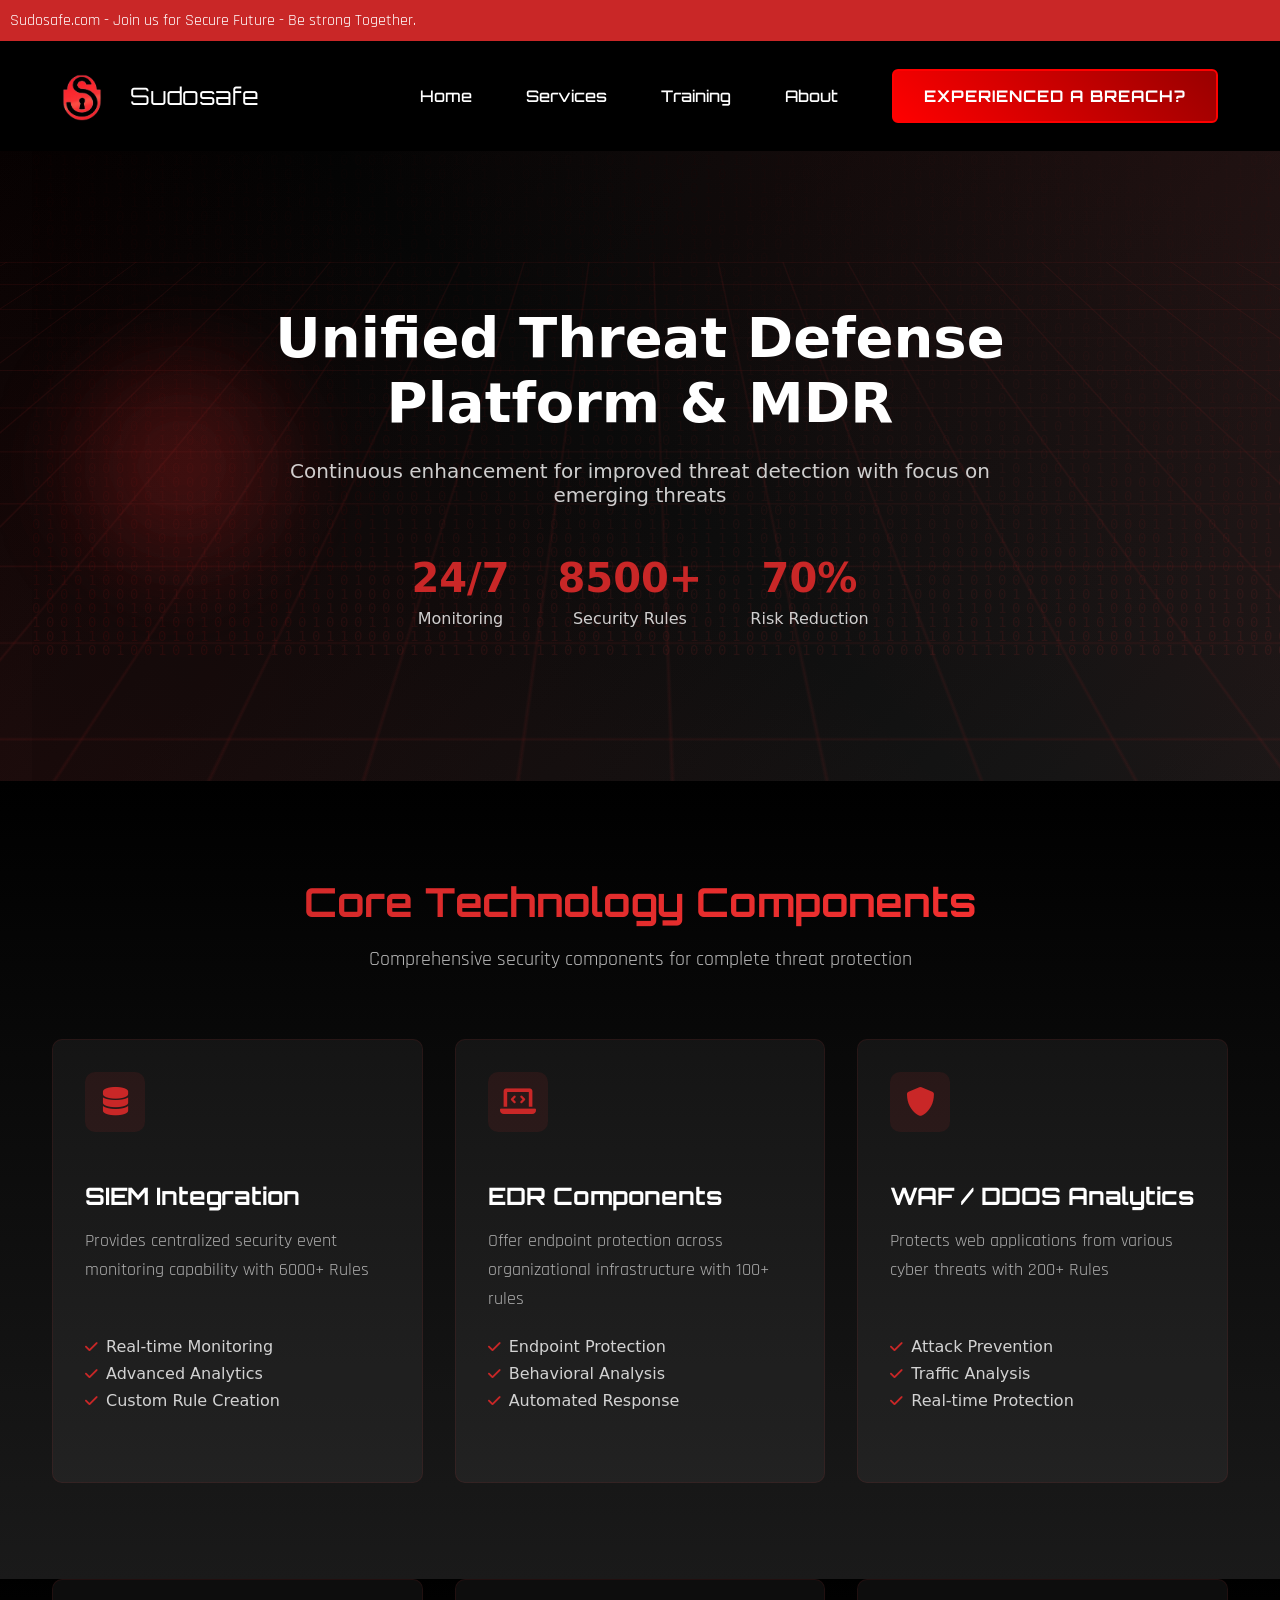
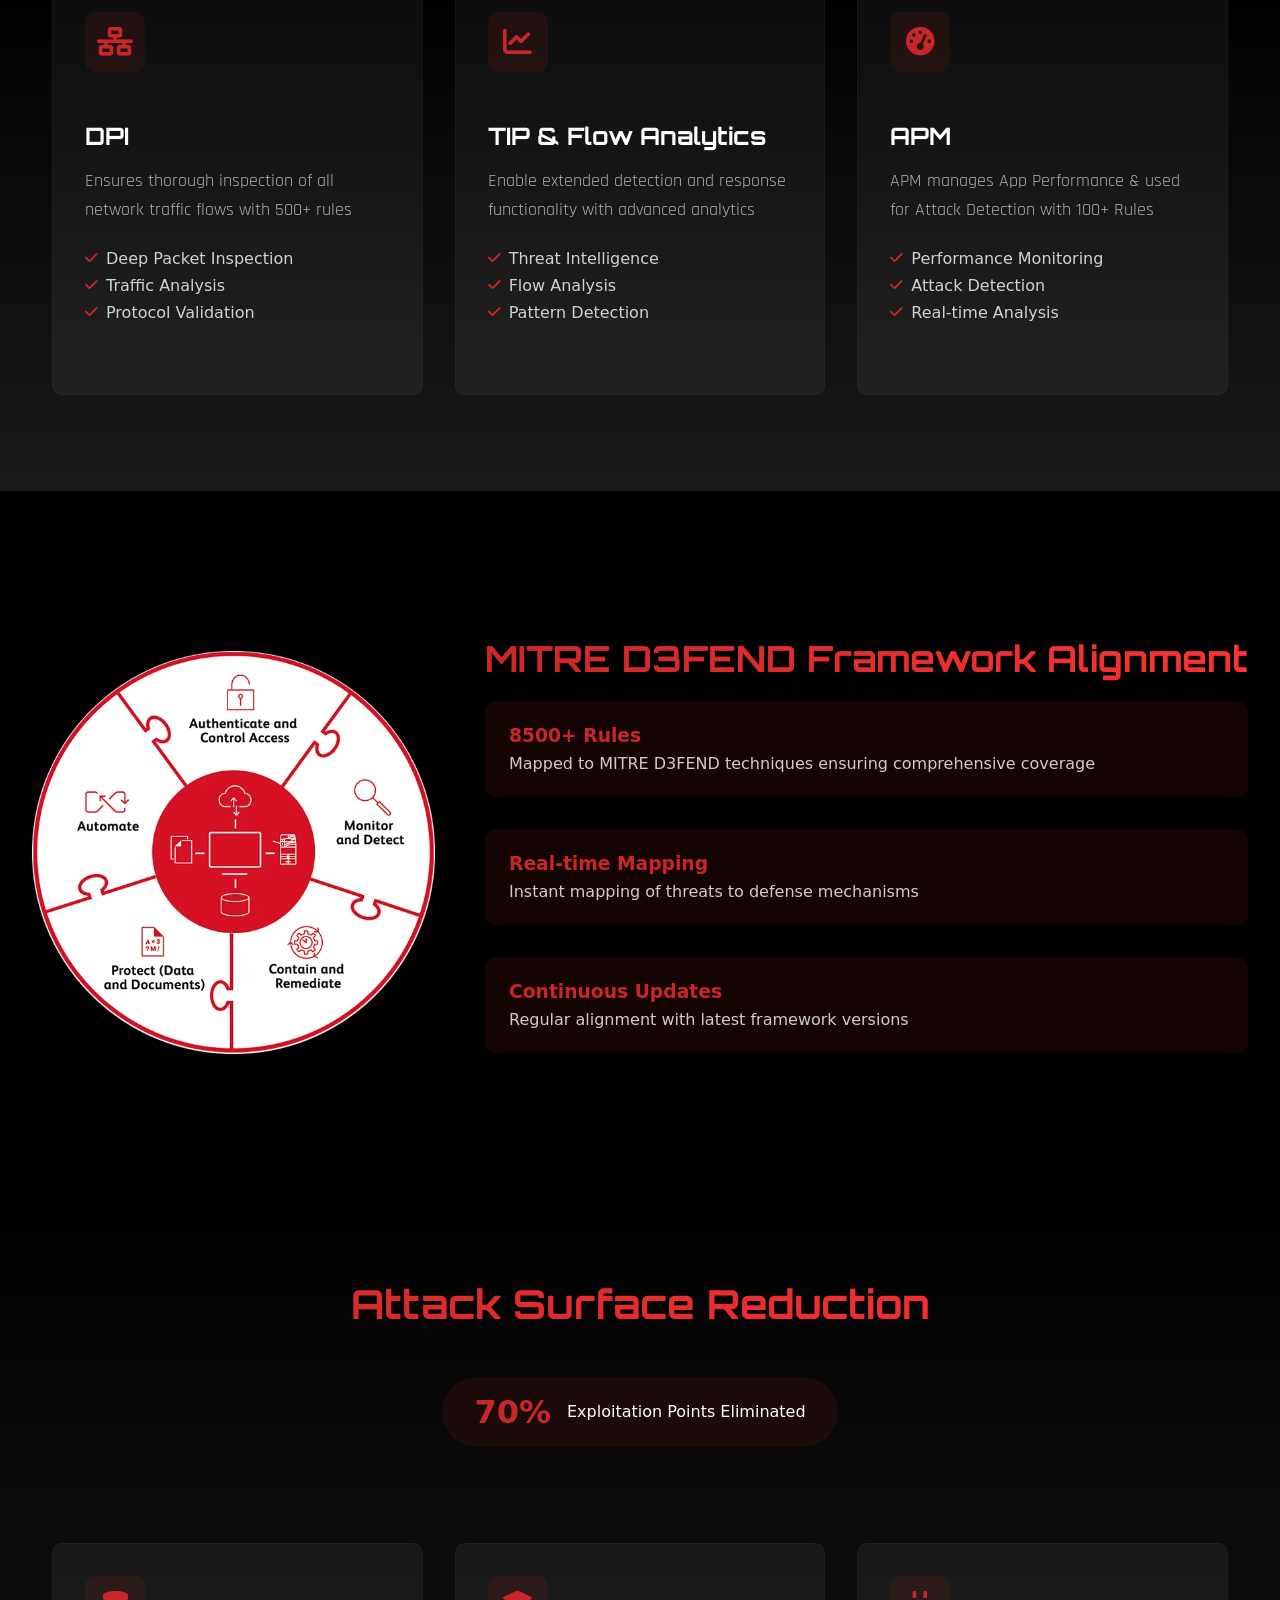
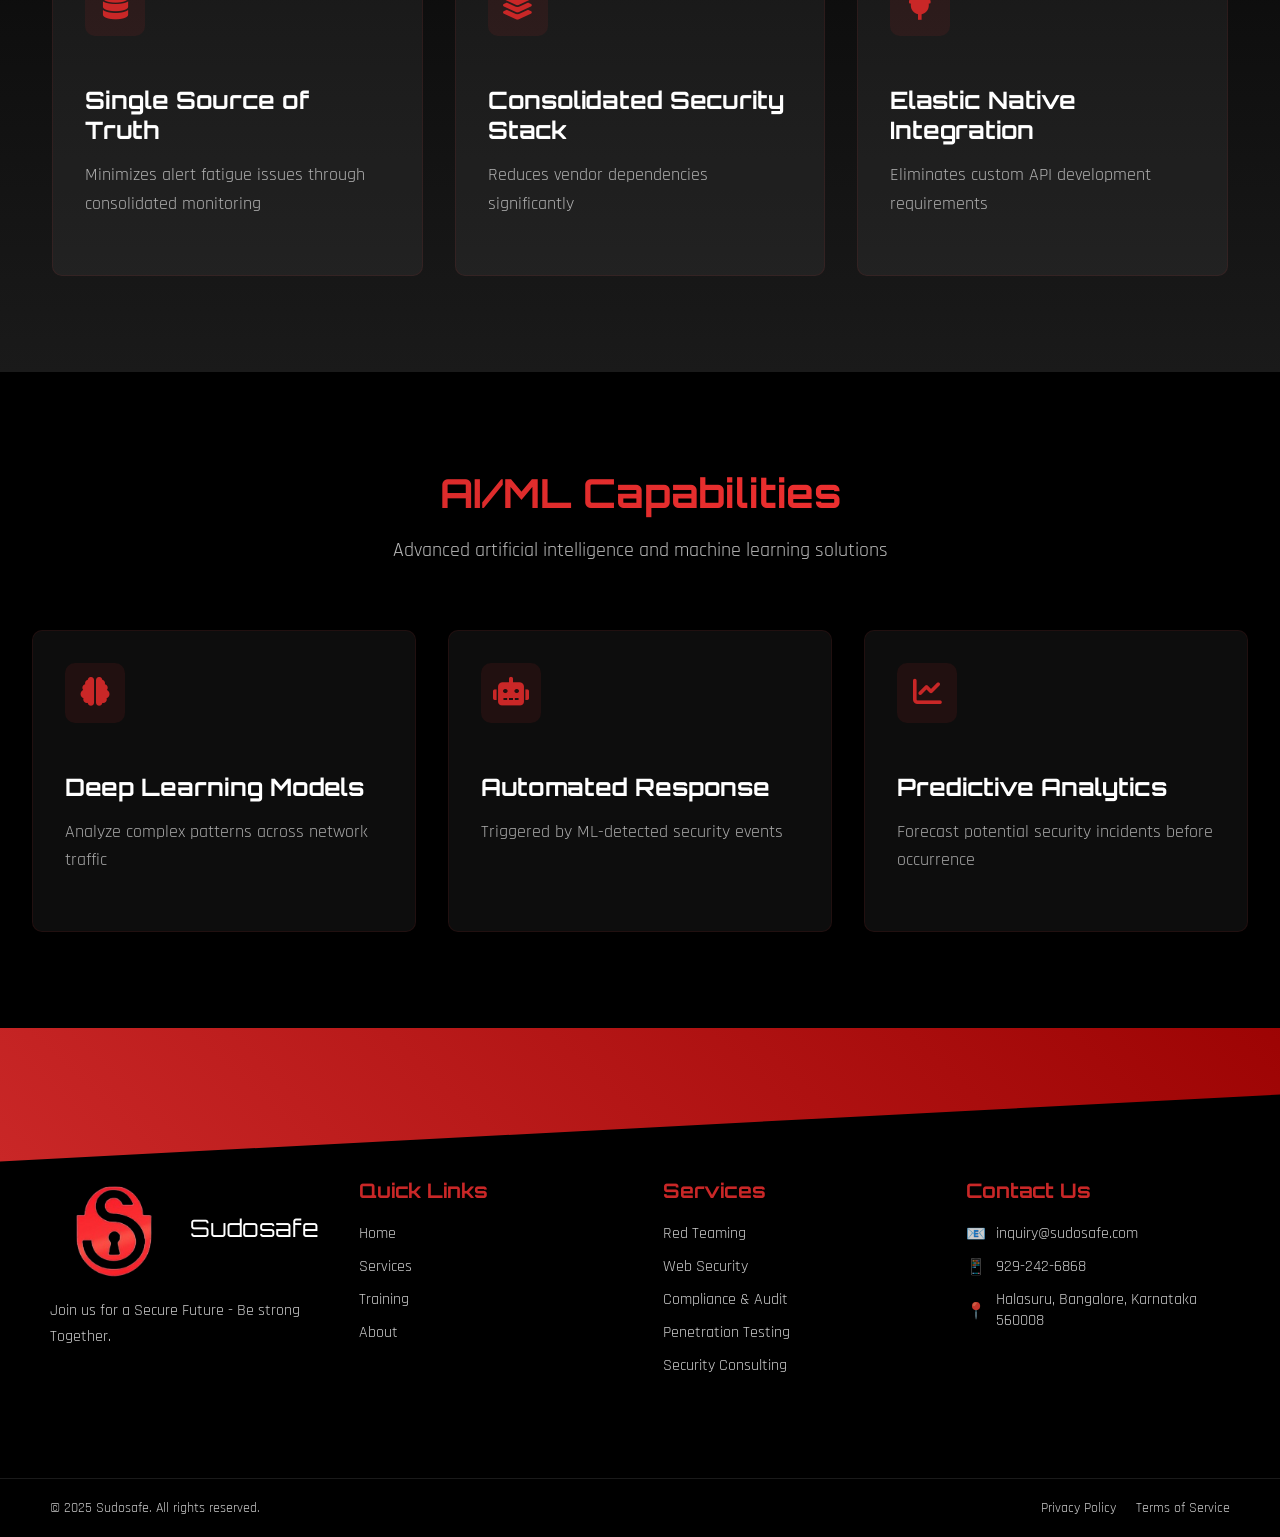
<file: red_team.html>
<!DOCTYPE html>
<html lang="en">
<head>
    <link href="https://fonts.googleapis.com/css2?family=Orbitron:wght@400;500;700&family=Rajdhani:wght@400;500;700&display=swap" rel="stylesheet">
    <meta charset="UTF-8">
    <meta name="viewport" content="width=device-width, initial-scale=1.0">
    <title>Services - Sudosafe</title>
    <link rel="stylesheet" href="css/style.css">
    <link rel="stylesheet" href="css/service.css">
    <link href="https://cdnjs.cloudflare.com/ajax/libs/font-awesome/6.0.0/css/all.min.css" rel="stylesheet">
</head>
<body>
    <div class="announcement" id="announcement">
        Sudosafe.com - Join us for Secure Future - Be strong Together.
    </div>
    
    <nav>
        <div class="logo">
            <img src="images/image-removebg-preview.png" alt="Sudosafe Logo">
            Sudosafe
        </div>
        <div class="nav-links">
            <a href="index.html" class="nav-link">Home</a>
            <div class="nav-item dropdown">
                <a href="#" class="nav-link">Services</a>
                <div class="dropdown-content">
                    <a href="red_team.html">Red Teaming and Adversary Simulation</a>
                    <a href="MDR.html">Web Application Security Testing</a>
                    <a href="#">Penetration Testing</a>
                    <a href="#">Elite OT/ICS Cybersecurity Assessment</a>
                    <a href="#">Compliance & Audit</a>
                    <a href="#">Security Consulting</a>
                </div>
            </div>
            <a href="training.html" class="nav-link">Training</a>
            <a href="about.html" class="nav-link">About</a>
            <a href="contact.html">
            <button class="breach-btn">Experienced a Breach?</button>
        </a>
        </div>
        <div class="hamburger">
            <span></span>
            <span></span>
            <span></span>
        </div>
    </nav>

    <!-- Hero Section with Advanced Animations -->
    <section class="training-hero">
        <div class="animated-bg"></div>
        <div class="cyber-grid"></div>
        <div class="matrix-bg" id="matrixBg"></div>
        <div class="hero-orb"></div>
        <div class="hero-orb"></div>
        
        <div class="training-hero-content">
            <h1>Unified Threat Defense Platform & MDR</h1>
            <p>Continuous enhancement for improved threat detection with focus on emerging threats</p>
            <div class="service-stats">
                <div class="stat">
                    <span class="stat-number">24/7</span>
                    <span class="stat-label">Monitoring</span>
                </div>
                <div class="stat">
                    <span class="stat-number">8500+</span>
                    <span class="stat-label">Security Rules</span>
                </div>
                <div class="stat">
                    <span class="stat-number">70%</span>
                    <span class="stat-label">Risk Reduction</span>
                </div>
            </div>
        </div>
    </section>

    <!-- Core Technology Components -->
    <section class="services">
        <div class="services-header">
            <h1>Core Technology Components</h1>
            <p>Comprehensive security components for complete threat protection</p>
        </div>
        
        <div class="services-grid">
            <!-- SIEM Integration -->
            <div class="service-card">
                <div class="service-icon">
                    <i class="fas fa-database"></i>
                </div>
                <h3>SIEM Integration</h3>
                <p>Provides centralized security event monitoring capability with 6000+ Rules</p>
                <ul class="feature-list">
                    <li><i class="fas fa-check"></i> Real-time Monitoring</li>
                    <li><i class="fas fa-check"></i> Advanced Analytics</li>
                    <li><i class="fas fa-check"></i> Custom Rule Creation</li>
                </ul>
               
            </div>

            <!-- EDR Components -->
            <div class="service-card">
                <div class="service-icon">
                    <i class="fas fa-laptop-code"></i>
                </div>
                <h3>EDR Components</h3>
                <p>Offer endpoint protection across organizational infrastructure with 100+ rules</p>
                <ul class="feature-list">
                    <li><i class="fas fa-check"></i> Endpoint Protection</li>
                    <li><i class="fas fa-check"></i> Behavioral Analysis</li>
                    <li><i class="fas fa-check"></i> Automated Response</li>
                </ul>
               
            </div>

            <!-- WAF/DDOS Analytics -->
            <div class="service-card">
                <div class="service-icon">
                    <i class="fas fa-shield-alt"></i>
                </div>
                <h3>WAF / DDOS Analytics</h3>
                <p>Protects web applications from various cyber threats with 200+ Rules</p>
                <ul class="feature-list">
                    <li><i class="fas fa-check"></i> Attack Prevention</li>
                    <li><i class="fas fa-check"></i> Traffic Analysis</li>
                    <li><i class="fas fa-check"></i> Real-time Protection</li>
                </ul>
                
            </div>
        </div>
    </section>
    <!-- Additional Core Components -->
    <section class="services" style="padding-top: 0;">
        <div class="services-grid">
            <!-- DPI -->
            <div class="service-card">
                <div class="service-icon">
                    <i class="fas fa-network-wired"></i>
                </div>
                <h3>DPI</h3>
                <p>Ensures thorough inspection of all network traffic flows with 500+ rules</p>
                <ul class="feature-list">
                    <li><i class="fas fa-check"></i> Deep Packet Inspection</li>
                    <li><i class="fas fa-check"></i> Traffic Analysis</li>
                    <li><i class="fas fa-check"></i> Protocol Validation</li>
                </ul>
                
            </div>

            <!-- TIP & Flow Analytics -->
            <div class="service-card">
                <div class="service-icon">
                    <i class="fas fa-chart-line"></i>
                </div>
                <h3>TIP & Flow Analytics</h3>
                <p>Enable extended detection and response functionality with advanced analytics</p>
                <ul class="feature-list">
                    <li><i class="fas fa-check"></i> Threat Intelligence</li>
                    <li><i class="fas fa-check"></i> Flow Analysis</li>
                    <li><i class="fas fa-check"></i> Pattern Detection</li>
                </ul>
               </div>

            <!-- APM -->
            <div class="service-card">
                <div class="service-icon">
                    <i class="fas fa-tachometer-alt"></i>
                </div>
                <h3>APM</h3>
                <p>APM manages App Performance & used for Attack Detection with 100+ Rules</p>
                <ul class="feature-list">
                    <li><i class="fas fa-check"></i> Performance Monitoring</li>
                    <li><i class="fas fa-check"></i> Attack Detection</li>
                    <li><i class="fas fa-check"></i> Real-time Analysis</li>
                </ul>
                </div>
        </div>
    </section>

    <!-- MITRE D3FEND Framework Section -->
    <section class="zero-trust-service">
        <div class="zero-trust-container">
            <div class="zero-trust-image">
                <img src="images/download.png" class="rotating-image" alt="MITRE Framework">
            </div>
            <div class="zero-trust-content-service">
                <h2>MITRE D3FEND Framework Alignment</h2>
                <div class="framework-features">
                    <div class="feature">
                        <h3>8500+ Rules</h3>
                        <p>Mapped to MITRE D3FEND techniques ensuring comprehensive coverage</p>
                    </div>
                    <div class="feature">
                        <h3>Real-time Mapping</h3>
                        <p>Instant mapping of threats to defense mechanisms</p>
                    </div>
                    <div class="feature">
                        <h3>Continuous Updates</h3>
                        <p>Regular alignment with latest framework versions</p>
                    </div>
                </div>
            </div>
        </div>
    </section>

    <!-- Attack Surface Reduction -->
    <section class="services">
        <div class="services-header">
            <h1>Attack Surface Reduction</h1>
            <div class="stats-badge">
                <span class="number">70%</span>
                <span>Exploitation Points Eliminated</span>
            </div>
        </div>
        
        <div class="services-grid">
            <div class="service-card">
                <div class="service-icon">
                    <i class="fas fa-database"></i>
                </div>
                <h3>Single Source of Truth</h3>
                <p>Minimizes alert fatigue issues through consolidated monitoring</p>
                </div>

            <div class="service-card">
                <div class="service-icon">
                    <i class="fas fa-layer-group"></i>
                </div>
                <h3>Consolidated Security Stack</h3>
                <p>Reduces vendor dependencies significantly</p>
                </div>

            <div class="service-card">
                <div class="service-icon">
                    <i class="fas fa-plug"></i>
                </div>
                <h3>Elastic Native Integration</h3>
                <p>Eliminates custom API development requirements</p>
                 </div>
        </div>
    </section>

    <!-- AI/ML Capabilities -->
    <section class="ai-ml-section">
        <div class="services-header">
            <h1>AI/ML Capabilities</h1>
            <p>Advanced artificial intelligence and machine learning solutions</p>
        </div>
        
        <div class="ai-ml-grid">
            <div class="service-card">
                <div class="service-icon">
                    <i class="fas fa-brain"></i>
                </div>
                <h3>Deep Learning Models</h3>
                <p>Analyze complex patterns across network traffic</p>
                </div>

            <div class="service-card">
                <div class="service-icon">
                    <i class="fas fa-robot"></i>
                </div>
                <h3>Automated Response</h3>
                <p>Triggered by ML-detected security events</p>
                </div>

            <div class="service-card">
                <div class="service-icon">
                    <i class="fas fa-chart-line"></i>
                </div>
                <h3>Predictive Analytics</h3>
                <p>Forecast potential security incidents before occurrence</p>
                </div>
        </div>
    </section>

    <!-- Contact Section -->
   
    <!-- Footer Section -->
    <footer class="footer">
        <div class="footer-diagonal"></div>
        <div class="footer-content">
            <div class="footer-section">
                <div class="footer-logo">
                    <img src="images/image-removebg-preview.png" alt="Sudosafe Logo">
                    <span>Sudosafe</span>
                </div>
                <p class="footer-description">Join us for a Secure Future - Be strong Together.</p>
            </div>
            
            <div class="footer-section">
                <h3>Quick Links</h3>
                <ul>
                    <li><a href="#">Home</a></li>
                    <li><a href="#">Services</a></li>
                    <li><a href="#">Training</a></li>
                    <li><a href="#">About</a></li>
                </ul>
            </div>
            
            <div class="footer-section">
                <h3>Services</h3>
                <ul>
                    <li><a href="#">Red Teaming</a></li>
                    <li><a href="#">Web Security</a></li>
                    <li><a href="#">Compliance & Audit</a></li>
                    <li><a href="#">Penetration Testing</a></li>
                    <li><a href="#">Security Consulting</a></li>
                </ul>
            </div>
            
            <div class="footer-section">
                <h3>Contact Us</h3>
                <ul class="contact-info">
                    <li><i class="contact-icon">📧</i> inquiry@sudosafe.com</li>
                    <li><i class="contact-icon">📱</i> 929-242-6868</li>
                    <li><i class="contact-icon">📍</i> Halasuru, Bangalore, Karnataka 560008</li>
                </ul>
            </div>
        </div>
        
        <div class="footer-bottom">
            <p>&copy; 2025 Sudosafe. All rights reserved.</p>
            <div class="footer-links">
                <a href="#">Privacy Policy</a>
                <a href="#">Terms of Service</a>
            </div>
        </div>
    </footer>

    <script src="js/scripts.js"></script>
    <script src="js/services.js"></script>
</body>
</html>
</file>
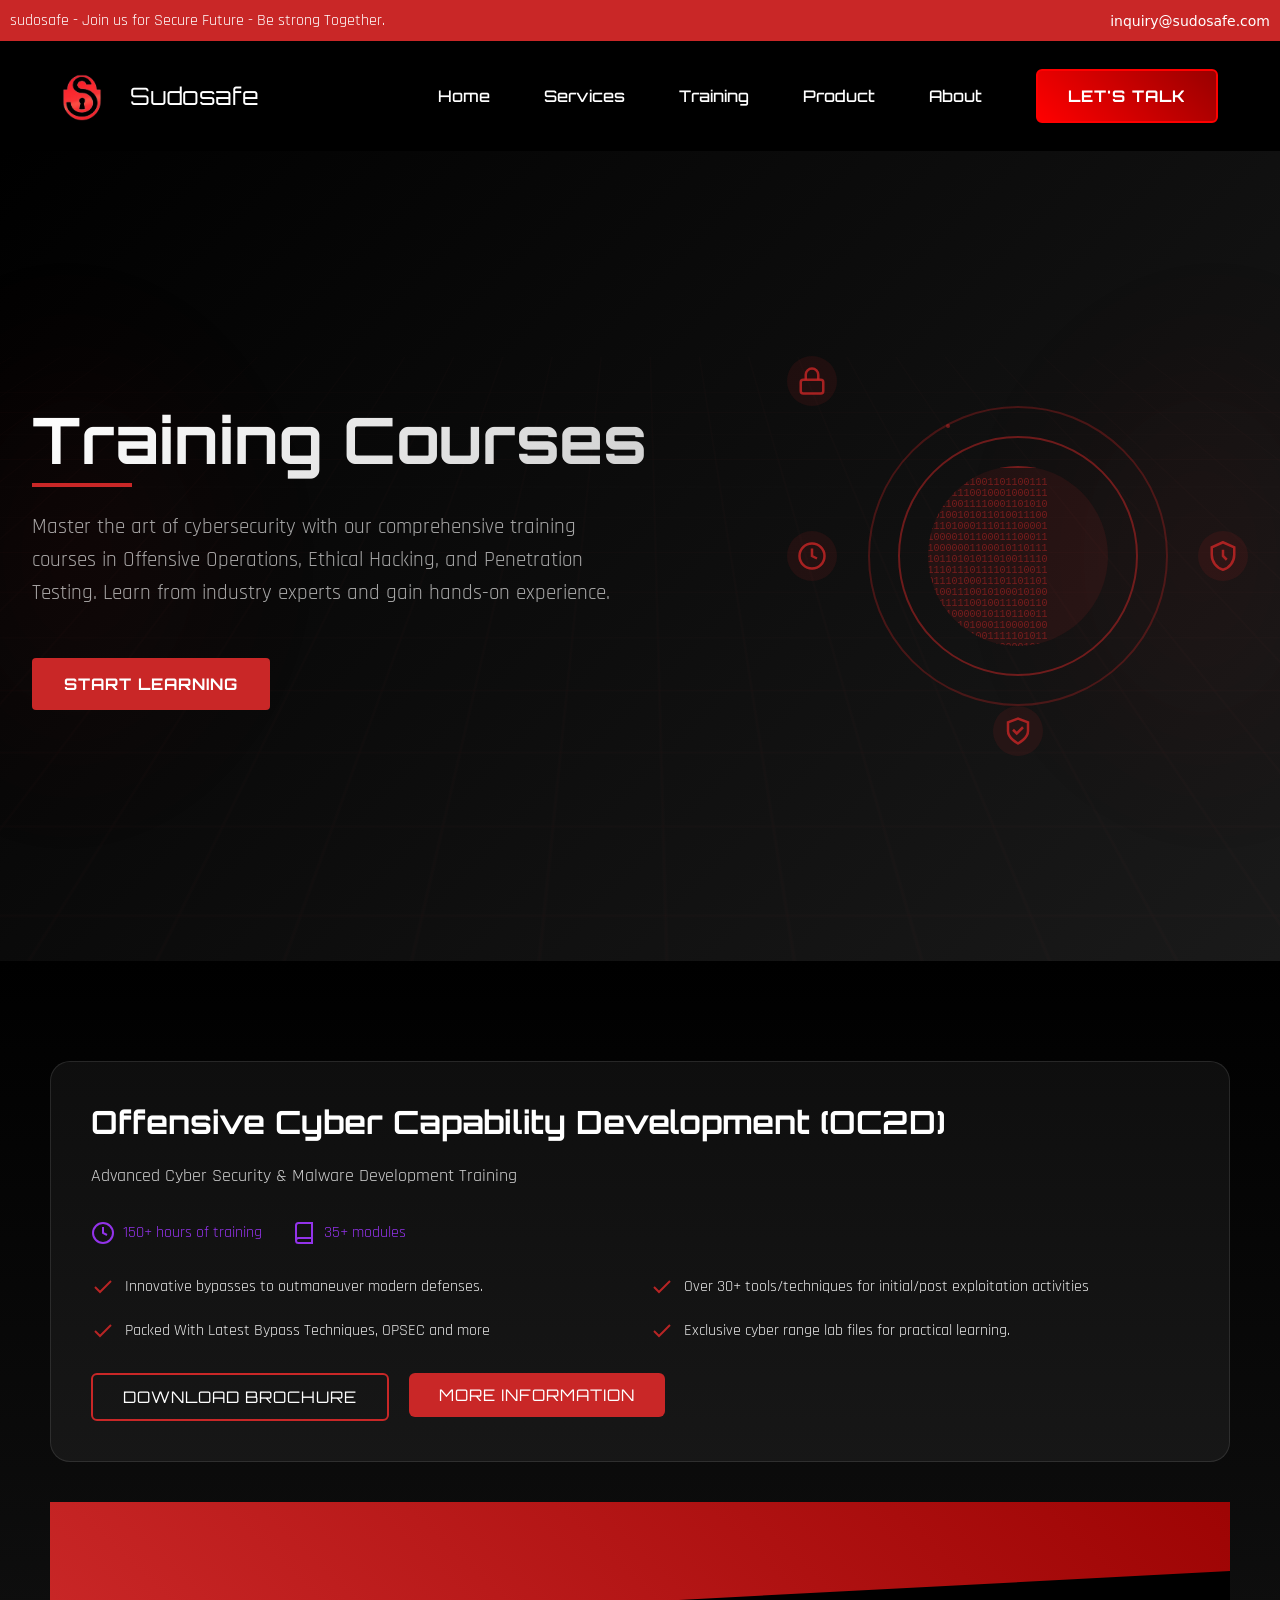
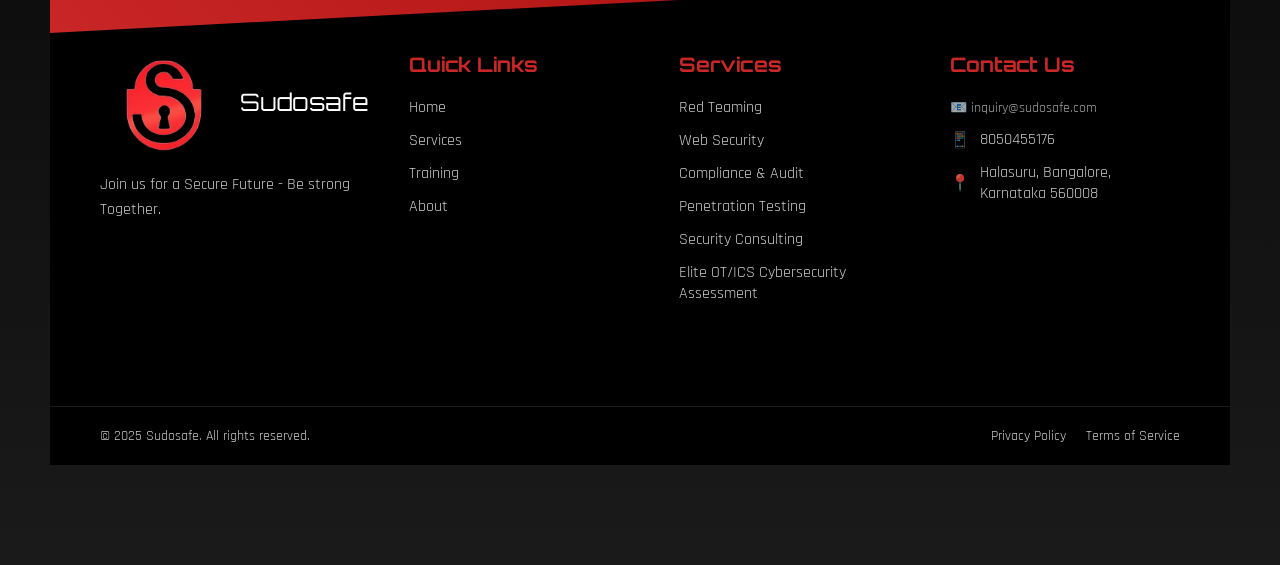
<file: training.html>
<!DOCTYPE html>
<html lang="en">
<head>
    <link href="https://fonts.googleapis.com/css2?family=Orbitron:wght@400;500;700&family=Rajdhani:wght@400;500;700&display=swap" rel="stylesheet">
    <meta charset="UTF-8">
    <meta name="viewport" content="width=device-width, initial-scale=1.0">
    <title>Training Courses - Sudosafe</title>
    <link rel="stylesheet" href="css/style.css">
    <link rel="stylesheet" href="css/training.css">
</head>
<body>
    <div class="announcement" id="announcement">
        sudosafe - Join us for Secure Future - Be strong Together.
         <div class="mail">
            <a href="mailto:inquiry@sudosafe.com">inquiry@sudosafe.com
            </a>
        </div>
        <!-- <div class="contact"><i class="contact-icon">📱</i> 8050455176</div> -->
    </div>
    
    <nav>
        <div class="logo">
            <img src="images/image-removebg-preview.png" alt="Sudosafe Logo">
            Sudosafe
        </div>
        <div class="nav-links">
            <a href="index.html" class="nav-link">Home</a>
            <div class="nav-item dropdown">
                <a href="#" class="nav-link">Services</a>
                <div class="dropdown-content">
                    <a href="utd.html">Unified Threat Defense Platform & MDR
</a>
                    <a href="wast.html">Web Application Security Testing</a>
                    <a href="Penetration-Testing.html">Penetration Testing</a>
                    <a href="OT-Cybersecurity-Assesment.html">Elite OT/ICS Cybersecurity Assessment</a>
                    <a href="Compliance&Audit.html">Compliance & Audit</a>
                    <a href="Security-Consulting.html">Security Consulting</a>
                </div>
            </div>
            <a href="training.html" class="nav-link">Training</a>
            <div class="nav-item dropdown">
                <a href="Product.html" class="nav-link">Product</a>
                 <!-- <div class="dropdown-content">
                    <a href="#">Red Team & Adversary Solution</a>
                </div> -->
            </div>
            <a href="about.html" class="nav-link">About</a>
            <a href="contact.html"><button class="breach-btn">Let's Talk</button>
        </a>
        </div>
        <div class="hamburger">
            <span></span>
            <span></span>
            <span></span>
        </div>
    </nav>

    <!-- Hero Section with Animation -->
    <section class="training-hero">
        <!-- Background Elements -->
        <div class="animated-bg"></div>
        <div class="cyber-grid"></div>
        
        <!-- Main Content Container -->
        <div class="training-hero-container">
            <!-- Left Side Content -->
            <div class="hero-content">
                <h1>Training Courses</h1>
                <p>Master the art of cybersecurity with our comprehensive training courses in Offensive Operations, Ethical Hacking, and Penetration Testing. Learn from industry experts and gain hands-on experience.</p>
                <div class="hero-cta">
                    <A href="#ty">
                    <button class="hero-btn primary-btn">Start Learning</button>
                </A>
                  <!--- <button class="hero-btn secondary-btn">View Courses</button>--> 
                </div>
            </div>
    
            <!-- Right Side Visual -->
            <div class="hero-visual">
                <div class="visual-container">
                    <!-- Animated Shield -->
                    <div class="shield-container">
                        <div class="shield-outer"></div>
                        <div class="shield-inner"></div>
                        
                        <!-- Binary Circle -->
                        <div class="binary-circle">
                            <div class="binary-text"></div>
                            <div class="scan-line"></div>
                        </div>
                    </div>
            
                    <!-- Security Icons -->
                    <div class="security-icon">
                        <svg viewBox="0 0 24 24">
                            <path d="M12 1L3 5v6c0 5.55 3.84 10.74 9 12 5.16-1.26 9-6.45 9-12V5l-9-4z"/>
                            <path d="M12 7v5l3 3"/>
                        </svg>
                    </div>
                    <div class="security-icon">
                        <svg viewBox="0 0 24 24">
                            <path d="M12 22s8-4 8-10V5l-8-3-8 3v7c0 6 8 10 8 10z"/>
                            <path d="M8 11l3 3 5-5"/>
                        </svg>
                    </div>
                    <div class="security-icon">
                        <svg viewBox="0 0 24 24">
                            <circle cx="12" cy="12" r="10"/>
                            <path d="M12 6v6l4 2"/>
                        </svg>
                    </div>
                    <div class="security-icon">
                        <svg viewBox="0 0 24 24">
                            <rect x="3" y="11" width="18" height="11" rx="2" ry="2"/>
                            <path d="M7 11V7a5 5 0 0 1 10 0v4"/>
                        </svg>
                    </div>
            
                    <!-- Particle Effects -->
                    <div class="particles" id="particles"></div>
                </div>
            </div>
            </div>
        </div>
    </section>
    <!-- Training Courses Section -->
    <section class="training-courses" id="ty">

         <!-- Offensive Cyber Capability Development (OC2D) -->
         <div class="course-card">
            <h2 class="course-title">Offensive Cyber Capability Development (OC2D)</h2>
            <p class="course-description">Advanced Cyber Security & Malware Development Training</p>
            
            <div class="course-meta">
                <div class="meta-item">
                    <svg width="24" height="24" viewBox="0 0 24 24" fill="none" stroke="currentColor" stroke-width="2">
                        <circle cx="12" cy="12" r="10"></circle>
                        <path d="M12 6v6l4 2"></path>
                    </svg>
                    150+ hours of training
                </div>
                <div class="meta-item">
                    <svg width="24" height="24" viewBox="0 0 24 24" fill="none" stroke="currentColor" stroke-width="2">
                        <path d="M4 19.5A2.5 2.5 0 0 1 6.5 17H20"></path>
                        <path d="M6.5 2H20v20H6.5A2.5 2.5 0 0 1 4 19.5v-15A2.5 2.5 0 0 1 6.5 2z"></path>
                    </svg>
                    35+ modules
                </div>
            </div>

            <div class="course-features">
                <div class="feature-item">
                    <svg width="24" height="24" viewBox="0 0 24 24" fill="none" stroke="currentColor" stroke-width="2">
                        <polyline points="20 6 9 17 4 12"></polyline>
                    </svg>
                    Innovative bypasses to outmaneuver modern defenses.
                </div>
                <div class="feature-item">
                    <svg width="24" height="24" viewBox="0 0 24 24" fill="none" stroke="currentColor" stroke-width="2">
                        <polyline points="20 6 9 17 4 12"></polyline>
                    </svg>
                    Over 30+ tools/techniques for initial/post exploitation activities
                </div>
                <div class="feature-item">
                    <svg width="24" height="24" viewBox="0 0 24 24" fill="none" stroke="currentColor" stroke-width="2">
                        <polyline points="20 6 9 17 4 12"></polyline>
                    </svg>
                    Packed With Latest Bypass Techniques, OPSEC and more
                </div>
                <div class="feature-item">
                    <svg width="24" height="24" viewBox="0 0 24 24" fill="none" stroke="currentColor" stroke-width="2">
                        <polyline points="20 6 9 17 4 12"></polyline>
                    </svg>
                    Exclusive cyber range lab files for practical learning.
                </div>
            </div>

            <div class="course-actions">
                <button class="download-btn" onclick="window.open('https://bear-images.sfo2.cdn.digitaloceanspaces.com/xer0x/offensive_cyber_capability_png.webp', '_blank')">
                    Download Brochure
                  </button>                            
                <a href="https://sudosafe.com/oc2d">
                <button class="request-btn">More Information</button>
            </a>
            </div>
        </div>

         <!-- Red Team Operations Course -->
        <!-- Red Team Operations Course -->
    
    

    <!-- Footer Section -->
    <footer class="footer">
        <div class="footer-diagonal"></div>
        <div class="footer-content">
            <div class="footer-section">
                <div class="footer-logo">
                    <img src="images/image-removebg-preview.png" alt="Sudosafe Logo">
                    <span>Sudosafe</span>
                </div>
                <p class="footer-description">Join us for a Secure Future - Be strong Together.</p>
            </div>
            
            <div class="footer-section">
                <h3>Quick Links</h3>
                <ul>
                    <li><a href="#">Home</a></li>
                    <li><a href="#">Services</a></li>
                    <li><a href="#">Training</a></li>
                    <li><a href="#">About</a></li>
                </ul>
            </div>
            
            <div class="footer-section">
                <h3>Services</h3>
                <ul>
                    <li><a href="#">Red Teaming</a></li>
                    <li><a href="#">Web Security</a></li>
                    <li><a href="#">Compliance & Audit</a></li>
                    <li><a href="#">Penetration Testing</a></li>
                    <li><a href="#">Security Consulting</a></li>
                    <li><a href="#">Elite OT/ICS Cybersecurity Assessment</a></li>
                </ul>
            </div>
            
            <div class="footer-section">
                <h3>Contact Us</h3>
                <ul class="contact-info">
                    <li><div class="mail">
                        <a href="mailto:inquiry@sudosafe.com"><i class="contact-icon">📧</i> inquiry@sudosafe.com</li></a>
                    <li><i class="contact-icon">📱</i> 8050455176</li>
                    <li><i class="contact-icon">📍</i> Halasuru, Bangalore, Karnataka 560008</li>
                </ul>
            </div>
        </div>
        
        <div class="footer-bottom">
            <p>&copy; 2025 Sudosafe. All rights reserved.</p>
            <div class="footer-links">
                <a href="#">Privacy Policy</a>
                <a href="#">Terms of Service</a>
            </div>
        </div>
    </footer>

    <script src="js/scripts.js"></script>
    <script src="js/training.js"></script>
</body>
</html>
</file>
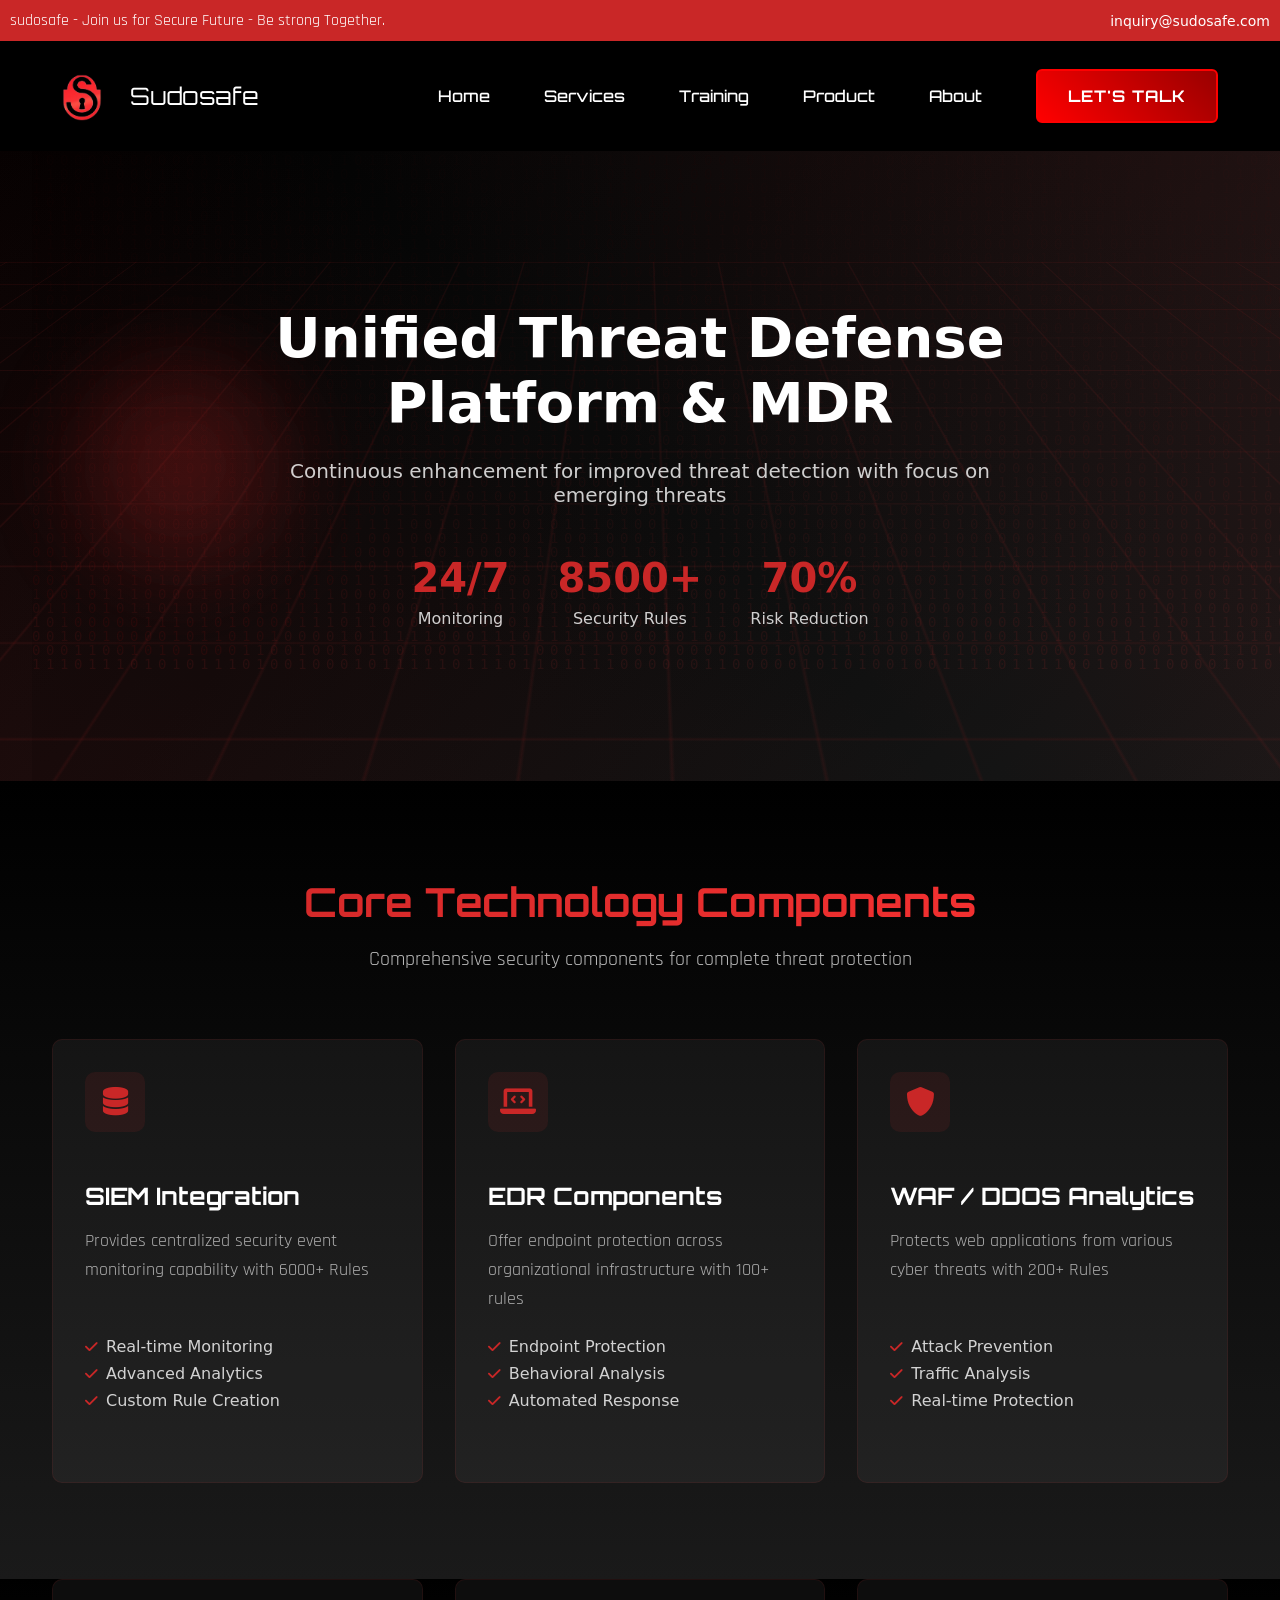
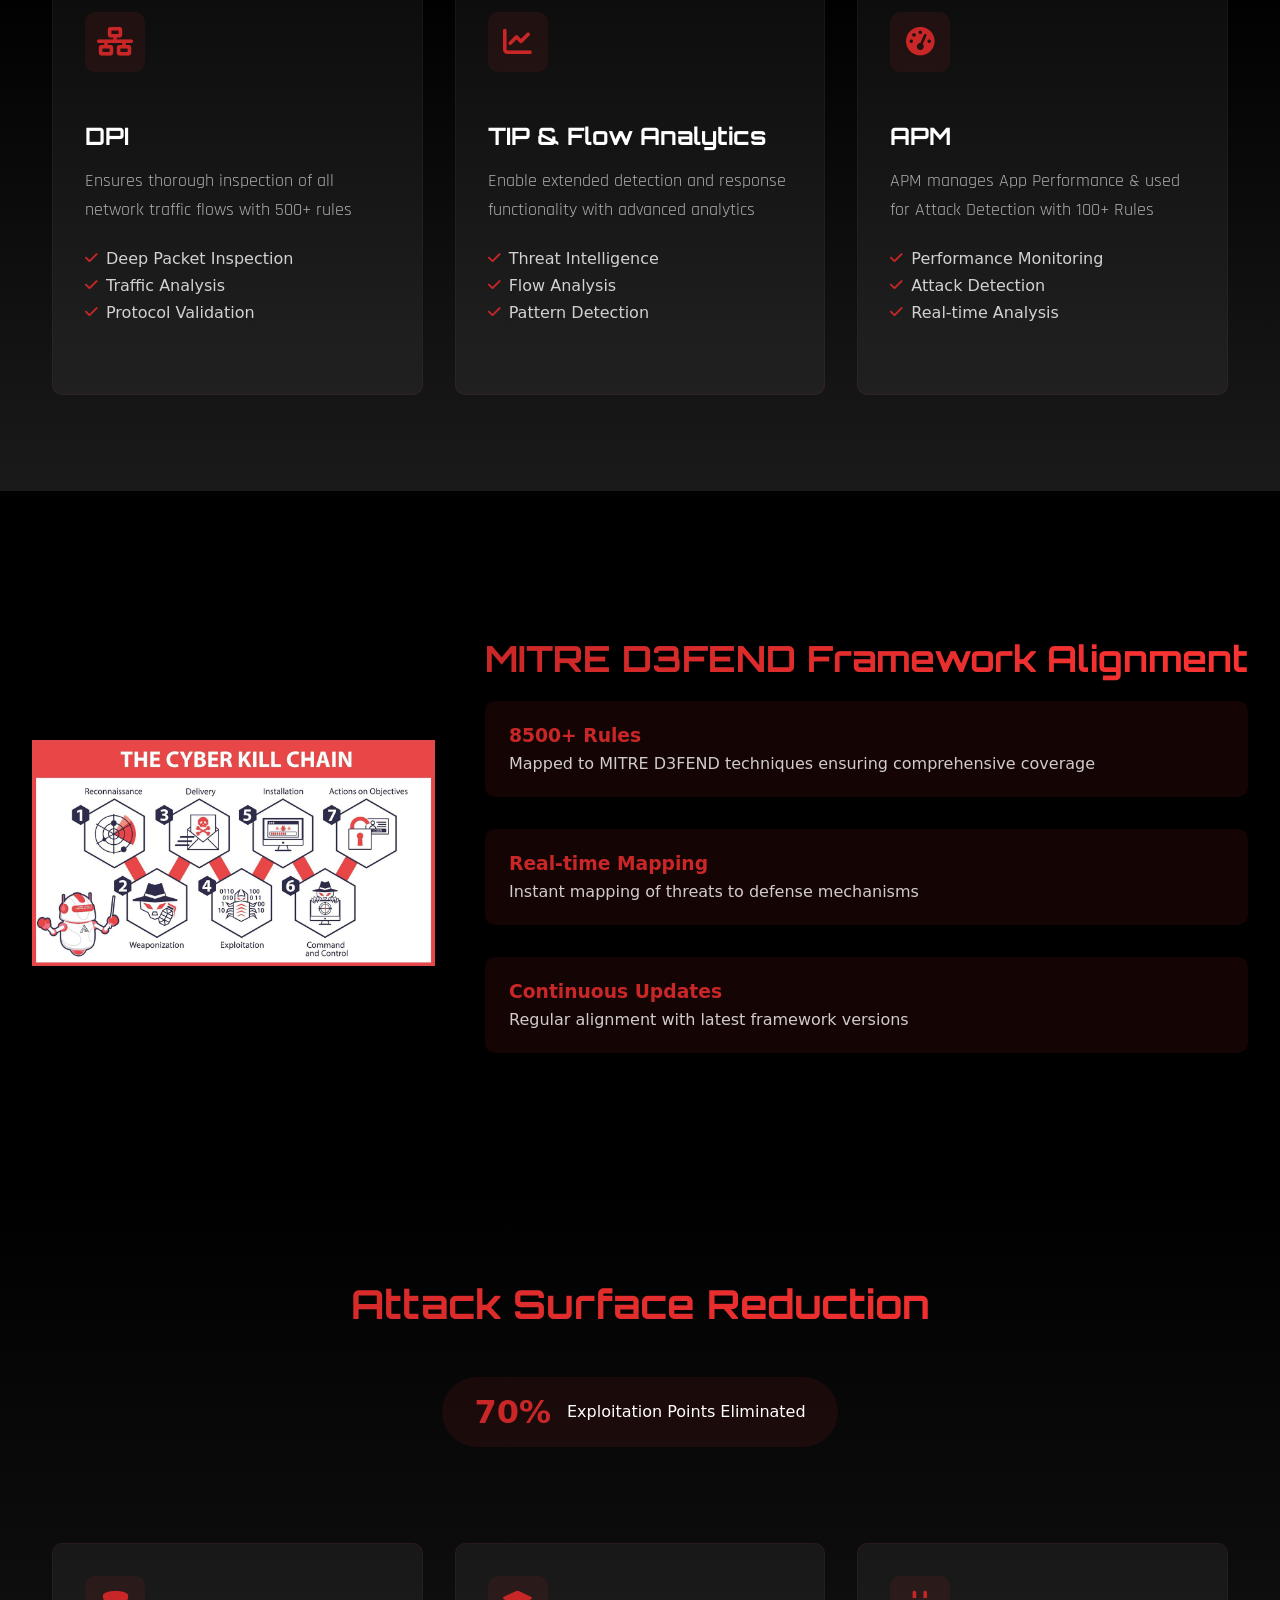
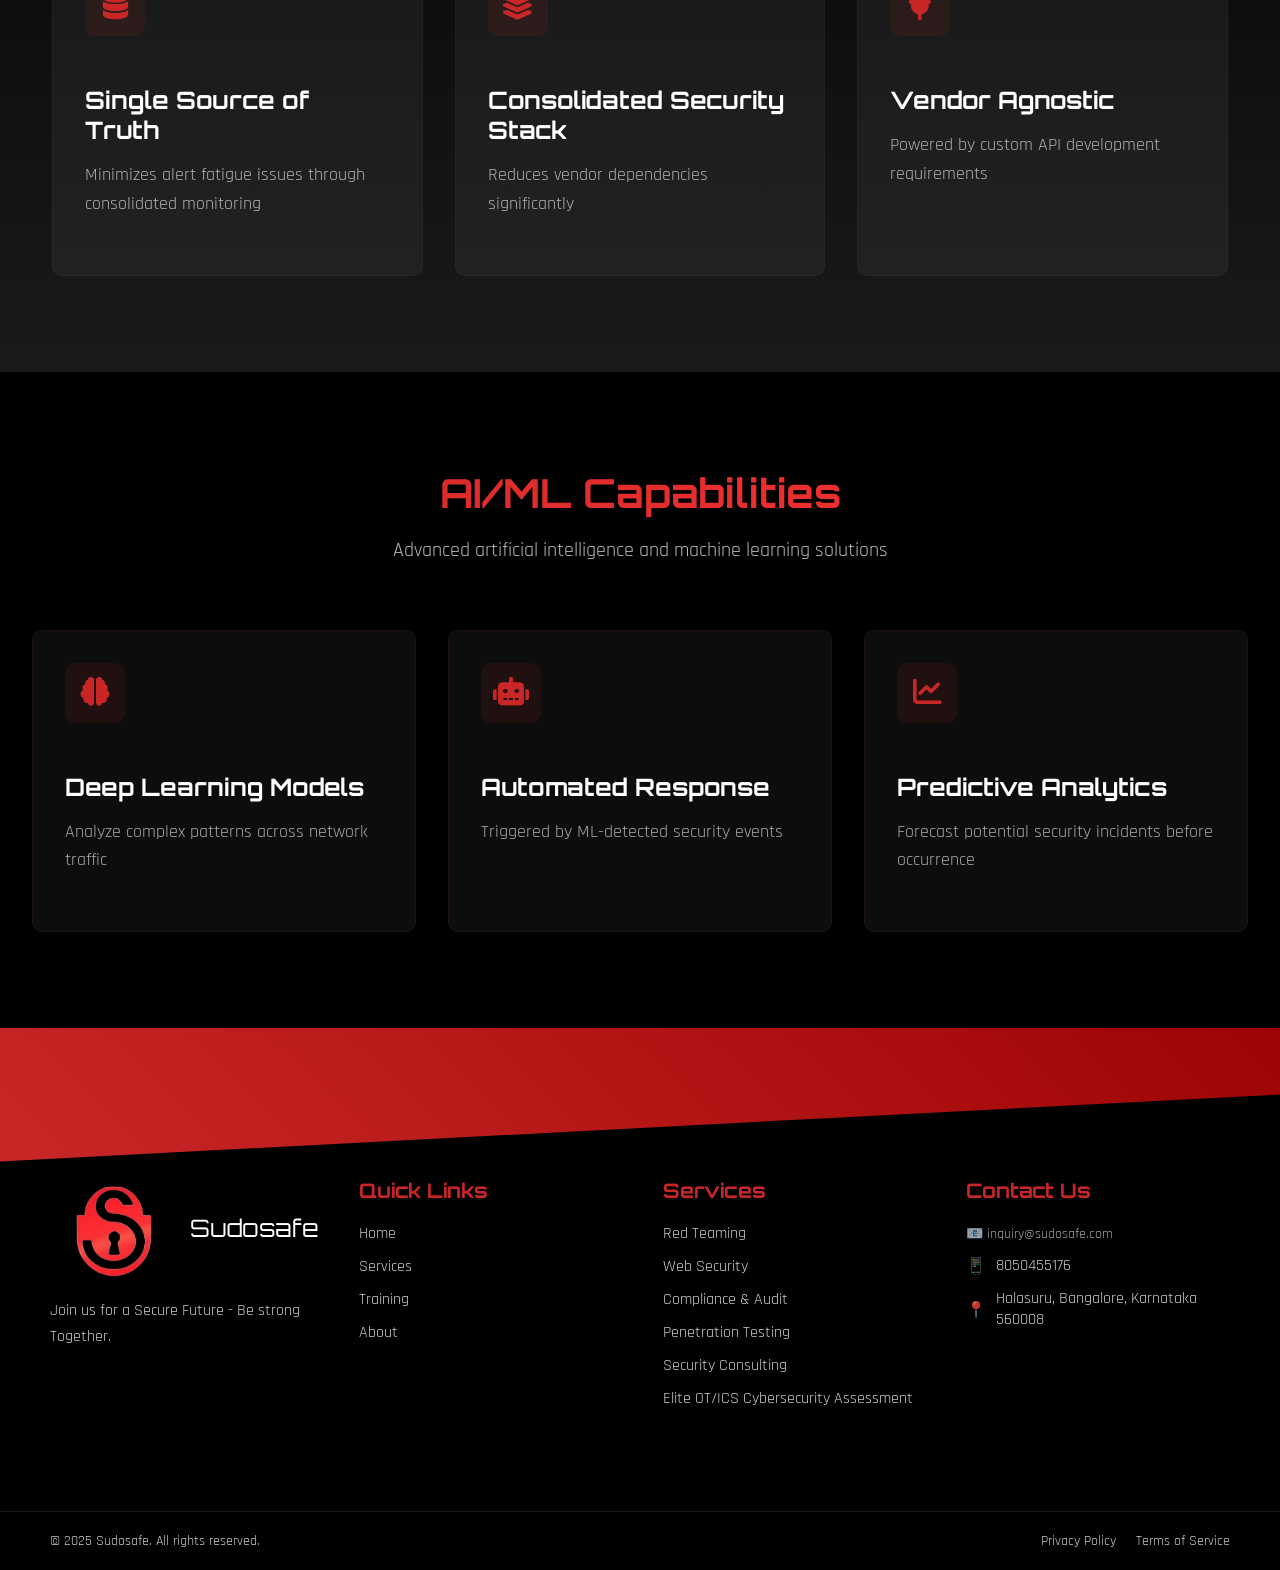
<file: utd.html>
<!DOCTYPE html>
<html lang="en">
<head>
    <link href="https://fonts.googleapis.com/css2?family=Orbitron:wght@400;500;700&family=Rajdhani:wght@400;500;700&display=swap" rel="stylesheet">
    <meta charset="UTF-8">
    <meta name="viewport" content="width=device-width, initial-scale=1.0">
    <title>Sudosafe - Services</title>
    <link rel="stylesheet" href="css/style.css">
    <link rel="stylesheet" href="css/service.css">
    <link href="https://cdnjs.cloudflare.com/ajax/libs/font-awesome/6.0.0/css/all.min.css" rel="stylesheet">
</head>
<body>
    <div class="announcement" id="announcement">
        sudosafe - Join us for Secure Future - Be strong Together.
         <div class="mail">
            <a href="mailto:inquiry@sudosafe.com">inquiry@sudosafe.com
            </a>
        </div>
        <!-- <div class="contact"><i class="contact-icon">📱</i> 8050455176</div> -->
    </div>
    
    <nav>
        <div class="logo">
            <img src="images/image-removebg-preview.png" alt="Sudosafe Logo">
            Sudosafe
        </div>
        <div class="nav-links">
            <a href="index.html" class="nav-link">Home</a>
            <div class="nav-item dropdown">
                <a href="#" class="nav-link">Services</a>
                <div class="dropdown-content">
                    <a href="utd.html">Unified Threat Defense Platform & MDR
</a>
                    <a href="wast.html">Web Application Security Testing</a>
                    <a href="Penetration-Testing.html">Penetration Testing</a>
                    <a href="OT-Cybersecurity-Assesment.html">Elite OT/ICS Cybersecurity Assessment</a>
                    <a href="Compliance&Audit.html">Compliance & Audit</a>
                    <a href="Security-Consulting.html">Security Consulting</a>
                </div>
            </div>
            <a href="training.html" class="nav-link">Training</a>
            <div class="nav-item dropdown">
                <a href="Product.html" class="nav-link">Product</a>
                 <!-- <div class="dropdown-content">
                    <a href="#">Red Team & Adversary Solution</a>
                </div> -->
            </div>
            <a href="about.html" class="nav-link">About</a>
             <a href="contact.html"> <button class="breach-btn">Let's Talk</button>
            </a>
        </div>
        <div class="hamburger">
            <span></span>
            <span></span>
            <span></span>
        </div>
    </nav>

    <!-- Hero Section with Advanced Animations -->
    <section class="training-hero">
        <div class="animated-bg"></div>
        <div class="cyber-grid"></div>
        <div class="matrix-bg" id="matrixBg"></div>
        <div class="hero-orb"></div>
        <div class="hero-orb"></div>
        
        <div class="training-hero-content">
            <h1>Unified Threat Defense Platform & MDR</h1>
            <p>Continuous enhancement for improved threat detection with focus on emerging threats</p>
            <div class="service-stats">
                <div class="stat">
                    <span class="stat-number">24/7</span>
                    <span class="stat-label">Monitoring</span>
                </div>
                <div class="stat">
                    <span class="stat-number">8500+</span>
                    <span class="stat-label">Security Rules</span>
                </div>
                <div class="stat">
                    <span class="stat-number">70%</span>
                    <span class="stat-label">Risk Reduction</span>
                </div>
            </div>
        </div>
    </section>

    <!-- Core Technology Components -->
    <section class="services">
        <div class="services-header">
            <h1>Core Technology Components</h1>
            <p>Comprehensive security components for complete threat protection</p>
        </div>
        
        <div class="services-grid">
            <!-- SIEM Integration -->
            <div class="service-card">
                <div class="service-icon">
                    <i class="fas fa-database"></i>
                </div>
                <h3>SIEM Integration</h3>
                <p>Provides centralized security event monitoring capability with 6000+ Rules</p>
                <ul class="feature-list">
                    <li><i class="fas fa-check"></i> Real-time Monitoring</li>
                    <li><i class="fas fa-check"></i> Advanced Analytics</li>
                    <li><i class="fas fa-check"></i> Custom Rule Creation</li>
                </ul>
               
            </div>

            <!-- EDR Components -->
            <div class="service-card">
                <div class="service-icon">
                    <i class="fas fa-laptop-code"></i>
                </div>
                <h3>EDR Components</h3>
                <p>Offer endpoint protection across organizational infrastructure with 100+ rules</p>
                <ul class="feature-list">
                    <li><i class="fas fa-check"></i> Endpoint Protection</li>
                    <li><i class="fas fa-check"></i> Behavioral Analysis</li>
                    <li><i class="fas fa-check"></i> Automated Response</li>
                </ul>
               
            </div>

            <!-- WAF/DDOS Analytics -->
            <div class="service-card">
                <div class="service-icon">
                    <i class="fas fa-shield-alt"></i>
                </div>
                <h3>WAF / DDOS Analytics</h3>
                <p>Protects web applications from various cyber threats with 200+ Rules</p>
                <ul class="feature-list">
                    <li><i class="fas fa-check"></i> Attack Prevention</li>
                    <li><i class="fas fa-check"></i> Traffic Analysis</li>
                    <li><i class="fas fa-check"></i> Real-time Protection</li>
                </ul>
                
            </div>
        </div>
    </section>
    <!-- Additional Core Components -->
    <section class="services" style="padding-top: 0;">
        <div class="services-grid">
            <!-- DPI -->
            <div class="service-card">
                <div class="service-icon">
                    <i class="fas fa-network-wired"></i>
                </div>
                <h3>DPI</h3>
                <p>Ensures thorough inspection of all network traffic flows with 500+ rules</p>
                <ul class="feature-list">
                    <li><i class="fas fa-check"></i> Deep Packet Inspection</li>
                    <li><i class="fas fa-check"></i> Traffic Analysis</li>
                    <li><i class="fas fa-check"></i> Protocol Validation</li>
                </ul>
                
            </div>

            <!-- TIP & Flow Analytics -->
            <div class="service-card">
                <div class="service-icon">
                    <i class="fas fa-chart-line"></i>
                </div>
                <h3>TIP & Flow Analytics</h3>
                <p>Enable extended detection and response functionality with advanced analytics</p>
                <ul class="feature-list">
                    <li><i class="fas fa-check"></i> Threat Intelligence</li>
                    <li><i class="fas fa-check"></i> Flow Analysis</li>
                    <li><i class="fas fa-check"></i> Pattern Detection</li>
                </ul>
               </div>

            <!-- APM -->
            <div class="service-card">
                <div class="service-icon">
                    <i class="fas fa-tachometer-alt"></i>
                </div>
                <h3>APM</h3>
                <p>APM manages App Performance & used for Attack Detection with 100+ Rules</p>
                <ul class="feature-list">
                    <li><i class="fas fa-check"></i> Performance Monitoring</li>
                    <li><i class="fas fa-check"></i> Attack Detection</li>
                    <li><i class="fas fa-check"></i> Real-time Analysis</li>
                </ul>
                </div>
        </div>
    </section>

    <!-- MITRE D3FEND Framework Section -->
    <section class="zero-trust-service">
        <div class="zero-trust-container">
            <div class="zero-trust-image">
                <img src="images/new.jpeg" class="rotating-image" alt="MITRE Framework">
            </div>
            <div class="zero-trust-content-service">
                <h2>MITRE D3FEND Framework Alignment</h2>
                <div class="framework-features">
                    <div class="feature">
                        <h3>8500+ Rules</h3>
                        <p>Mapped to MITRE D3FEND techniques ensuring comprehensive coverage</p>
                    </div>
                    <div class="feature">
                        <h3>Real-time Mapping</h3>
                        <p>Instant mapping of threats to defense mechanisms</p>
                    </div>
                    <div class="feature">
                        <h3>Continuous Updates</h3>
                        <p>Regular alignment with latest framework versions</p>
                    </div>
                </div>
            </div>
        </div>
    </section>

    <!-- Attack Surface Reduction -->
    <section class="services">
        <div class="services-header">
            <h1>Attack Surface Reduction</h1>
            <div class="stats-badge">
                <span class="number">70%</span>
                <span>Exploitation Points Eliminated</span>
            </div>
        </div>
        
        <div class="services-grid">
            <div class="service-card">
                <div class="service-icon">
                    <i class="fas fa-database"></i>
                </div>
                <h3>Single Source of Truth</h3>
                <p>Minimizes alert fatigue issues through consolidated monitoring</p>
                </div>

            <div class="service-card">
                <div class="service-icon">
                    <i class="fas fa-layer-group"></i>
                </div>
                <h3>Consolidated Security Stack</h3>
                <p>Reduces vendor dependencies significantly</p>
                </div>

            <div class="service-card">
                <div class="service-icon">
                    <i class="fas fa-plug"></i>
                </div>
                <h3>Vendor Agnostic</h3>
                <p>Powered by custom API development requirements</p>
                 </div>
        </div>
    </section>

    <!-- AI/ML Capabilities -->
    <section class="ai-ml-section">
        <div class="services-header">
            <h1>AI/ML Capabilities</h1>
            <p>Advanced artificial intelligence and machine learning solutions</p>
        </div>
        
        <div class="ai-ml-grid">
            <div class="service-card">
                <div class="service-icon">
                    <i class="fas fa-brain"></i>
                </div>
                <h3>Deep Learning Models</h3>
                <p>Analyze complex patterns across network traffic</p>
                </div>

            <div class="service-card">
                <div class="service-icon">
                    <i class="fas fa-robot"></i>
                </div>
                <h3>Automated Response</h3>
                <p>Triggered by ML-detected security events</p>
                </div>

            <div class="service-card">
                <div class="service-icon">
                    <i class="fas fa-chart-line"></i>
                </div>
                <h3>Predictive Analytics</h3>
                <p>Forecast potential security incidents before occurrence</p>
                </div>
        </div>
    </section>

    <!-- Contact Section -->
   
    <!-- Footer Section -->
    <footer class="footer">
        <div class="footer-diagonal"></div>
        <div class="footer-content">
            <div class="footer-section">
                <div class="footer-logo">
                    <img src="images/image-removebg-preview.png" alt="Sudosafe Logo">
                    <span>Sudosafe</span>
                </div>
                <p class="footer-description">Join us for a Secure Future - Be strong Together.</p>
            </div>
            
            <div class="footer-section">
                <h3>Quick Links</h3>
                <ul>
                    <li><a href="index.html">Home</a></li>
                    <li><a href="">Services</a></li>
                    <li><a href="training.html">Training</a></li>
                    <li><a href="about.html">About</a></li>
                </ul>
            </div>
            
            <div class="footer-section">
                <h3>Services</h3>
                <ul>
                    <li><a href="#">Red Teaming</a></li>
                    <li><a href="wast.html">Web Security</a></li>
                    <li><a href="Compliance&Audit.html">Compliance & Audit</a></li>
                    <li><a href="Penetration-Testing.html">Penetration Testing</a></li>
                    <li><a href="Security-Consulting.html">Security Consulting</a></li>  
                    <li><a href="OT-Cybersecurity-Assesment.html">Elite OT/ICS Cybersecurity Assessment</a></li>
                </ul>
            </div>
            
            <div class="footer-section">
                <h3>Contact Us</h3>
                <ul class="contact-info">
                    <li><div class="mail">
                        <a href="mailto:inquiry@sudosafe.com"><i class="contact-icon">📧</i> inquiry@sudosafe.com</li></a>
                    <li><i class="contact-icon">📱</i> 8050455176</li>
                    <li><i class="contact-icon">📍</i> Halasuru, Bangalore, Karnataka 560008</li>
                </ul>
            </div>
        </div>
        
        <div class="footer-bottom">
            <p>&copy; 2025 Sudosafe. All rights reserved.</p>
            <div class="footer-links">
                <a href="#">Privacy Policy</a>
                <a href="#">Terms of Service</a>
            </div>
        </div>
    </footer>

    <script src="js/scripts.js"></script>
    <script src="js/services.js"></script>
</body>
</html>
</file>
<file: css/style.css>
/* Reset and Base Styles */
* {
    margin: 0;
    padding: 0;
    box-sizing: border-box;
    font-family: system-ui, -apple-system, sans-serif;
}

/* Variables */
:root {
    --primary-red: #c92727;
    --dark-black: #000000;
    --pure-white: #ffffff;
    --heading-font: 'Orbitron', sans-serif;
    --body-font: 'Rajdhani', sans-serif;
}

/* Global Styles */
body {
    background-color: var(--dark-black);
    color: var(--pure-white);
    min-height: 100vh;
}

/* Announcement Bar */
.announcement {
    background-color: var(--primary-red);
    font-family: var(--body-font);
    color: var(--pure-white);
    padding: 10px;
    position: relative;
    z-index: 100;
    display: flex;
    justify-content: space-between; /* Align items to the edges */
    align-items: center;
}

.announcement a {
    color: var(--pure-white);
    text-decoration: underline;
}

/* New class for the email text */
.announcement .mail{
    margin-left: auto; /* Push the email text to the right */
    padding-left: 20px; /* Add some spacing between the announcement and email */
    
}

.mail a{
    font-size: 14px !important; /* Match the size of the training page */
    color: var(--pure-white) !important;
    text-decoration: none !important;
}

.close-notice {
    position: absolute;
    right: 20px;
    background: none;
    border: none;
    color: white;
    font-size: 20px;
    cursor: pointer;
    padding: 0 8px;
    transition: transform 0.3s;
}

.close-notice:hover {
    transform: scale(1.2);
}

.announcement.hidden {
    display: none;
}

/* Navigation */
nav {
    display: flex;
    justify-content: space-between;
    align-items: center;
    padding: 20px 50px;
    background: rgba(0, 0, 0, 0.9);
    position: sticky;
    top: 0;
    z-index: 99;
}

.logo {
    display: flex;
    align-items: center;
    gap: 10px;
    font-size: 24px;
    font-family: var(--heading-font);
    color: var(--pure-white);
}

.logo img {
    height: 50px;
}

.nav-links {
    display: flex;
    gap: 30px;
    align-items: center;
}

.nav-links a {
    text-decoration: none;
    color: var(--pure-white);
    font-weight: 500;
    transition: all 0.3s ease;
    font-family: var(--heading-font);
    padding: 8px 12px;
    border-radius: 4px;
}

.nav-links a:hover {
    color: var(--primary-red);
    
}
/* Main Button Styles */
.breach-btn {
    background: linear-gradient(45deg, #ff0000, #990000);
    color: var(--pure-white);
    border: 2px solid #ff0000;
    border-radius: 6px;
    font-weight: bold;
    font-family: var(--heading-font);
    font-size: 1rem;
    padding: 15px 30px;
    text-transform: uppercase;
    letter-spacing: 1px;
    cursor: pointer;
    transition: all 0.3s ease;
    position: relative;
    overflow: hidden;
    animation: breathe 2s infinite, glow 2s infinite;
}

@keyframes breathe {
    0% { transform: scale(1); }
    50% { transform: scale(1.05); }
    100% { transform: scale(1); }
}

@keyframes glow {
    0% { box-shadow: 0 0 5px #ff0000; }
    50% { box-shadow: 0 0 10px #ff0000, 0 0 20px #ff0000; }
    100% { box-shadow: 0 0 5px #ff0000; }
}

.breach-btn:hover {
    transform: translateY(-3px);
    box-shadow: 0 10px 20px rgba(255, 0, 0, 0.3);
}

/* Hero Section */
.hero {
    display: flex;
    padding: 50px 80px;
    gap: 50px;
    align-items: center;
    max-width: 1400px;
    margin: 0 auto;
}

.hero-content {
    flex: 1;
}

.hero-image {
    flex: 1;
    display: block;
}

.hero-image embed {
    width: 100%;
    height: 500px; /* Fixed height for embed */
    display: block;
}

.hero-content h1 {
    font-family: var(--heading-font);
    font-size: 48px;
    margin-bottom: 20px;
    line-height: 1.2;
}

.hero-content p {
    font-family: var(--body-font);
    font-size: 30px;
    margin-bottom: 30px;
    line-height: 1.6;
    opacity: 0.8;
}
.dropdown {
    position: relative;
    display: inline-block;
}

.dropdown-content {
    display: none;
    position: absolute;
    top: 100%;
    left: 0;
    background: rgba(0, 0, 0, 0.95);
    min-width: 250px;
    box-shadow: 0 8px 16px rgba(201, 39, 39, 0.1);
    border: 1px solid rgba(201, 39, 39, 0.2);
    border-radius: 8px;
    overflow: hidden;
    z-index: 1000;
    transform: translateY(10px);
    opacity: 0;
    transition: all 0.3s ease;
}

.dropdown:hover .dropdown-content {
    display: block;
    transform: translateY(0);
    opacity: 1;
}

.dropdown-content a {
    color: var(--pure-white);
    padding: 12px 20px;
    text-decoration: none;
    display: block;
    font-size: 14px;
    border-bottom: 1px solid rgba(255, 255, 255, 0.1);
    transition: all 0.3s ease;
}

.dropdown-content a:last-child {
    border-bottom: none;
}

.dropdown-content a:hover {
    background: var(--primary-red);
    padding-left: 25px;
    color: var(--pure-white) !important;
}

/* Mobile Dropdown */
@media (max-width: 768px) {
    .dropdown-content {
        position: static;
        background: rgba(255, 255, 255, 0.05);
        min-width: 100%;
        margin-top: 10px;
        box-shadow: none;
        border: none;
    }

    .dropdown-content a {
        padding: 15px 30px;
    }
}


/* CTA Buttons */
.cta-buttons {
    margin-top: 8rem;
    display: flex;
    gap: 30px;
}

.primary-btn {
    background: var(--primary-red);
    margin-right: 4rem;
    color: var(--pure-white);
    padding: 15px 35px;
    border: none;
    border-radius: 6px;
    font-weight: bold;
    font-size: 1.1rem;
    text-transform: uppercase;
    letter-spacing: 1px;
    cursor: pointer;
    transition: all 0.3s ease;
    text-decoration: none;
    position: relative;
    overflow: hidden;
}

.secondary-btn {
    background: transparent;
    color: var(--pure-white);
    padding: 15px 35px;
    border: 2px solid var(--pure-white);
    border-radius: 6px;
    font-weight: bold;
    font-size: 1.1rem;
    text-transform: uppercase;
    letter-spacing: 1px;
    cursor: pointer;
    transition: all 0.3s ease;
    text-decoration: none;
    position: relative;
    overflow: hidden;
}

.primary-btn::before,
.secondary-btn::before {
    content: '';
    position: absolute;
    top: 0;
    left: -100%;
    width: 100%;
    height: 100%;
    background: linear-gradient(90deg, transparent, rgba(255,255,255,0.2), transparent);
    transition: 0.5s;
}

.primary-btn:hover::before,
.secondary-btn:hover::before {
    left: 100%;
}

.primary-btn:hover {
    background: #cc0000;
    transform: translateY(-5px);
    box-shadow: 0 10px 20px rgba(255,0,0,0.3);
}

.secondary-btn:hover {
    background: rgba(255,255,255,0.1);
    transform: translateY(-5px);
    box-shadow: 0 10px 20px rgba(255,255,255,0.1);
}/* Zero Trust Section */
.zero-trust {
    padding: 80px 50px;
    background: linear-gradient(#1a1a1a, #1a1a1a, #1a1a1a 100%);
    overflow: hidden;
}

.zero-trust-container {
    display: flex;
    align-items: center;
    gap: 50px;
    max-width: 1400px;
    margin: 0 auto;
    height: 500px;
}

.zero-trust-image {
    flex: 1;
    max-width: 600px;
    display: block;
}

.zero-trust-image img {
    width: 100%;
    height: 500px;
    margin-top: 2rem;
    display: block;
    object-fit: contain;
}

.rotating-image {
  
}

@keyframes rotate {
    0% { transform: rotate(0deg); }
    100% { transform: rotate(360deg); }
}

.zero-trust-content {
    flex: 1;
    padding: 40px;
    background: rgb(0, 0, 0);
    border-radius: 10px;
    border: 1px solid rgba(255, 0, 0, 0.1);
    margin-top: 2rem;
    height: 500px;
}


.zero-trust-content h2 {
    font-family: var(--heading-font);
    margin-top: 5rem;
    font-size: 36px;
    margin-bottom: 20px;
    background: linear-gradient(45deg, var(--primary-red), #ff3333);
    -webkit-background-clip: text;
    -webkit-text-fill-color: transparent;
}

.zero-trust-content p {
    font-family: var(--body-font);
    margin-top: 3rem;
    font-size: 18px;
    line-height: 1.6;
    color: var(--pure-white);
    opacity: 0.8;
}

/* Services Section */
.services {
    padding: 100px 50px;
    background: linear-gradient(180deg, #1a1a1a 0%, #000000 100%);
}

.services-header {
    text-align: center;
    margin-bottom: 80px;
}

.services-header h1 {
    font-family: var(--heading-font);
    font-size: 48px;
    margin-bottom: 20px;
    background: linear-gradient(45deg, var(--primary-red), #ff3333);
    -webkit-background-clip: text;
    -webkit-text-fill-color: transparent;
}

.services-header p {
    font-family: var(--body-font);
    font-size: 20px;
    color: var(--pure-white);
    opacity: 0.9;
    max-width: 800px;
    margin: 0 auto;
    line-height: 1.6;
}

.services-grid {
    display: grid;
    grid-template-columns: repeat(3, 1fr);
    gap: 40px;
    max-width: 1400px;
    margin: 0 auto;
    padding: 0 20px;
}

.service-card {
    background: rgba(255, 255, 255, 0.02);
    border-radius: 20px;
    padding: 40px;
    transition: all 0.4s ease;
    border: 2px solid rgba(255, 255, 255, 0.297);
    position: relative;
    overflow: hidden;
    min-height: 400px;
    display: flex;
    flex-direction: column;
    
}

.service-card:hover {
    transform: translateY(-10px);
    background: rgba(255, 255, 255, 0.05);
    border-color: rgba(255, 0, 0, 0.4);
    box-shadow: 0 15px 40px rgba(255, 0, 0, 0.15);
}

.service-card h3 {
    font-family: var(--heading-font);
    font-size: 26px;
    color: var(--pure-white);
    margin: 25px 0;
}

.service-card p {
    font-family: var(--body-font);
    font-size: 18px;
    color: var(--pure-white);
    opacity: 0.8;
    line-height: 1.7;
    flex-grow: 1;
}

.service-icon {
    width: 120px;
    height: 120px;
    margin-bottom: 25px;
}

.service-icon svg,
.service-icon embed,
.service-icon img
 {
    width: 100px;
    height: 100px;
    display: block;
}

/* Mobile Menu */
.hamburger {
    display: none;
    flex-direction: column;
    gap: 6px;
    cursor: pointer;
}

.hamburger span {
    width: 30px;
    height: 3px;
    background: var(--pure-white);
    transition: 0.3s;
}

/* Service Card Hover Effect */
.service-card::before {
    content: '';
    position: absolute;
    top: 0;
    left: 0;
    width: 100%;
    height: 100%;
    background: linear-gradient(45deg, transparent, rgba(255, 0, 0, 0.1), transparent);
    transform: translateX(-100%);
    transition: 0.6s;
}

.service-card:hover::before {
    transform: translateX(100%);
}
.learn-more-btn {
    display: inline-block;
    margin-top: 20px;
    padding: 12px 25px;
    background: transparent;
    border: 2px solid var(--primary-red);
    color: var(--pure-white);
    text-decoration: none;
    border-radius: 6px;
    font-family: var(--heading-font);
    font-size: 14px;
    text-transform: uppercase;
    letter-spacing: 1px;
    transition: all 0.3s ease;
    position: relative;
    overflow: hidden;
    width: 180px;
}

.learn-more-btn::before {
    content: '';
    position: absolute;
    top: 0;
    left: -100%;
    width: 100%;
    height: 100%;
    background: linear-gradient(90deg, transparent, rgba(255, 0, 0, 0.2), transparent);
    transition: 0.5s;
}

.learn-more-btn:hover {
    background: var(--primary-red);
    transform: translateY(-3px);
    box-shadow: 0 5px 15px rgba(255, 0, 0, 0.3);
}

.learn-more-btn:hover::before {
    left: 100%;
}

/* Responsive Styles */
@media (max-width: 1200px) {
    .services-grid {
        grid-template-columns: repeat(2, 1fr);
        gap: 30px;
    }
    
    .service-card {
        min-height: 380px;
    }

    .hero-image embed {
        height: 400px;
    }
}

@media (max-width: 1024px) {
    .hero {
        padding: 30px;
        flex-direction: column;
        text-align: center;
    }
    
    .hero-content h1 {
        font-size: 36px;
    }
    
    .zero-trust-container {
        flex-direction: column;
        text-align: center;
    }
    
    .zero-trust-image {
        max-width: 400px;
        margin: 0 auto;
    }
    
    .zero-trust-content {
        margin-top: 2rem;
    }
}

@media (max-width: 768px) {
    nav {
        padding: 20px;
    }
    
    .hamburger {
        display: flex;
    }
    
    .nav-links {
        display: none;
        position: absolute;
        top: 100%;
        left: 0;
        right: 0;
        background: var(--dark-black);
        flex-direction: column;
        padding: 20px;
    }
    
    .nav-links.active {
        display: flex;
    }
    
    .services {
        padding: 60px 20px;
    }
    
    .services-grid {
        grid-template-columns: 1fr;
        gap: 25px;
    }

    .cta-buttons {
        margin-top: 3rem;
        flex-direction: column;
        gap: 20px;
    }
    
    .primary-btn {
        margin-right: 0;
    }
    
    .service-icon {
        width: 80px;
        height: 80px;
    }
}

@media (max-width: 480px) {
    nav {
        padding: 15px;
    }
    
    .logo {
        font-size: 20px;
    }
    
    .logo img {
        height: 40px;
    }
    
    .services-header h1 {
        font-size: 28px;
    }
    
    .service-card h3 {
        font-size: 22px;
    }
    
    .service-card p {
        font-size: 16px;
    }
    
    .hero-content h1 {
        font-size: 28px;
    }
    
    .hero-content p {
        font-size: 18px;
    }
    
    .breach-btn,
    .primary-btn,
    .secondary-btn {
        font-size: 1rem;
        padding: 12px 24px;
    }

    .zero-trust-content {
        padding: 20px;
    }

    .zero-trust-content h2 {
        font-size: 24px;
    }

    .zero-trust-content p {
        font-size: 16px;
    }
    
    .announcement {
        padding: 8px;
        font-size: 14px;
    }
    
    .close-notice {
        right: 10px;
        font-size: 18px;
    }
}

/* Hide images only on mobile devices */
@media (max-width: 768px) {
    .hero-image,
    .zero-trust-image {
        display: none;
    }
}
.testimonials {
    padding: 100px 0;
    background-color: var(--dark-black);
    overflow: hidden;
}

.testimonials-header {
    text-align: center;
    margin-bottom: 60px;
}

.testimonials-header h2 {
    font-family: var(--heading-font);
    font-size: 48px;
    color: var(--pure-white);
    margin: 0;
}

.testimonials-container {
    position: relative;
    max-width: 1400px; /* Increased for 3 cards */
    margin: 0 auto;
    padding: 0 60px;
    overflow: hidden;
}

.testimonials-track {
    display: flex;
    gap: 30px;
    transition: transform 0.5s ease;
    width: 100%;
}

.testimonial-card {
    flex: 0 0 calc(33.333% - 20px); /* Set to show 3 cards */
    min-width: calc(33.333% - 20px); /* Set to show 3 cards */
    background: transparent;
    border-radius: 20px;
    padding: 40px;
    position: relative;
    transition: all 0.3s ease;
}

.quote-icon {
    font-size: 64px;
    color: var(--primary-red);
    line-height: 1;
    margin-bottom: 20px;
    font-family: serif;
}

.quote-text {
    font-family: var(--body-font);
    font-size: 20px; /* Slightly smaller for 3 cards */
    line-height: 1.5;
    color: var(--pure-white);
    margin-bottom: 30px;
    opacity: 0.9;
}

.client-industry {
    font-family: var(--heading-font);
    font-size: 18px;
    color: var(--pure-white);
    font-weight: 600;
}

.nav-btn {
    background: transparent;
    border: none;
    color: var(--pure-white);
    cursor: pointer;
    padding: 10px;
    display: flex;
    align-items: center;
    justify-content: center;
    transition: color 0.3s ease;
    position: absolute;
    top: 50%;
    transform: translateY(-50%);
    z-index: 2;
}

.prev-btn {
    left: 0;
}

.next-btn {
    right: 0;
}

.nav-btn:hover {
    color: var(--primary-red);
}

.nav-btn svg {
    width: 40px;
    height: 40px;
}

/* Scroll Indicator */
.scroll-indicator {
    max-width: 200px;
    margin: 40px auto 0;
    padding: 0 20px;
}

.scroll-line {
    height: 2px;
    background: rgba(255, 255, 255, 0.1);
    position: relative;
    border-radius: 2px;
    overflow: hidden;
}

.scroll-progress {
    position: absolute;
    left: 0;
    top: 0;
    height: 100%;
    background: var(--primary-red);
    width: 0;
    transition: width 0.5s ease;
    border-radius: 2px;
}


/* Responsive Design */
@media (max-width: 1200px) {
    .testimonial-card {
        flex: 0 0 calc(50% - 20px); /* 2 cards on medium screens */
        min-width: calc(50% - 20px);
    }
}

@media (max-width: 768px) {
    .testimonials {
        padding: 60px 0;
    }

    .testimonials-container {
        padding: 0 40px;
    }

    .testimonial-card {
        flex: 0 0 100%; /* 1 card on mobile */
        min-width: 100%;
    }

    .testimonials-header h2 {
        font-size: 36px;
    }

    .quote-text {
        font-size: 18px;
    }

    .nav-btn svg {
        width: 30px;
        height: 30px;
    }
}

@media (max-width: 480px) {
    .testimonials-container {
        padding: 0 30px;
    }

    .quote-text {
        font-size: 16px;
    }

    .client-industry {
        font-size: 16px;
    }
}
.footer {
    position: relative;
    background-color: var(--dark-black);
    color: var(--pure-white);
    overflow: hidden;
    padding-top: 150px;
}

.footer-diagonal {
    position: absolute;
    top: -100px;
    left: 0;
    width: 100%;
    height: 200px;
    background: linear-gradient(45deg, var(--primary-red) 0%, #990000 100%);
    transform: skewY(-3deg);
    z-index: 1;
}

.footer-content {
    position: relative;
    z-index: 2;
    display: grid;
    grid-template-columns: repeat(4, 1fr);
    gap: 40px;
    max-width: 1400px;
    margin: 0 auto;
    padding: 0 50px;
}

.footer-section {
    margin-bottom: 30px;
}

.footer-logo {
    display: flex;
    align-items: center;
    gap: px;
    margin-bottom: 20px;
}

.footer-logo img {
    height: 100px;
}

.footer-logo span {
    font-family: var(--heading-font);
    font-size: 24px;
    color: var(--pure-white);
}

.footer-description {
    font-family: var(--body-font);
    font-size: 16px;
    line-height: 1.6;
    opacity: 0.8;
}

.footer-section h3 {
    font-family: var(--heading-font);
    font-size: 20px;
    margin-bottom: 20px;
    color: var(--primary-red);
}

.footer-section ul {
    list-style: none;
    padding: 0;
}

.footer-section ul li {
    margin-bottom: 12px;
}

.footer-section ul li a {
    color: var(--pure-white);
    text-decoration: none;
    font-family: var(--body-font);
    font-size: 16px;
    opacity: 0.8;
    transition: all 0.3s ease;
}

.footer-section ul li a:hover {
    color: var(--primary-red);
    opacity: 1;
}

.contact-info li {
    display: flex;
    align-items: center;
    gap: 10px;
    font-family: var(--body-font);
    opacity: 0.8;
}

.contact-icon {
    color: var(--primary-red);
    font-style: normal;
}

.footer-bottom {
    position: relative;
    z-index: 2;
    display: flex;
    justify-content: space-between;
    align-items: center;
    max-width: 1400px;
    margin: 60px auto 0;
    padding: 20px 50px;
    border-top: 1px solid rgba(255, 255, 255, 0.1);
}

.footer-bottom p {
    font-family: var(--body-font);
    font-size: 14px;
    opacity: 0.8;
}

.footer-links {
    display: flex;
    gap: 20px;
}

.footer-links a {
    color: var(--pure-white);
    text-decoration: none;
    font-family: var(--body-font);
    font-size: 14px;
    opacity: 0.8;
    transition: all 0.3s ease;
}

.footer-links a:hover {
    color: var(--primary-red);
    opacity: 1;
}

@media (max-width: 1024px) {
    .footer-content {
        grid-template-columns: repeat(2, 1fr);
    }
}

@media (max-width: 768px) {
    .footer {
        padding-top: 100px;
    }
    
    .footer-content {
        grid-template-columns: 1fr;
        gap: 30px;
        padding: 0 30px;
    }
    
    .footer-bottom {
        flex-direction: column;
        text-align: center;
        gap: 15px;
        padding: 20px 30px;
    }
}

@media (max-width: 480px) {
    .footer {
        padding-top: 80px;
    }
    
    .footer-diagonal {
        height: 150px;
        top: -75px;
    }
    
    .footer-content {
        padding: 0 20px;
    }
    
    .footer-section h3 {
        font-size: 18px;
    }
    
    .footer-logo span {
        font-size: 20px;
    }
}
</file>
<file: css/contact.css>
/* Base Variables and Reset */
:root {
    --primary-red: #c92727;
    --dark-black: #000000;
    --pure-white: #ffffff;
    --heading-font: 'Orbitron', sans-serif;
    --body-font: 'Rajdhani', sans-serif;
    --transition: all 0.3s ease;
}

* {
    margin: 0;
    padding: 0;
    box-sizing: border-box;
}

body {
    background-color: var(--dark-black);
    color: var(--pure-white);
    font-family: var(--body-font);
    line-height: 1.6;
    overflow-x: hidden;
}


/* Contact Hero Section Styles */
.contact-hero {
    min-height: 80vh;
    padding: 120px 80px;
    background: linear-gradient(45deg, var(--dark-black), #1a1a1a);
    position: relative;
    display: flex;
    align-items: center;
    justify-content: center;
}

.contact-hero::before {
    content: '';
    position: absolute;
    top: 0;
    left: 0;
    width: 100%;
    height: 100%;
    background: radial-gradient(circle at 50% 50%, rgba(201, 39, 39, 0.1) 0%, transparent 70%);
    pointer-events: none;
}

.contact-hero-content {
    max-width: 1400px;
    margin: 0 auto;
    text-align: center;
    position: relative;
    z-index: 2;
}

.contact-hero h1 {
    font-family: var(--heading-font);
    font-size: 64px;
    margin-bottom: 30px;
    background: linear-gradient(45deg, var(--primary-red), #ff3333);
    -webkit-background-clip: text;
    -webkit-text-fill-color: transparent;
    opacity: 0;
    transform: translateY(30px);
    animation: fadeInUp 0.6s ease forwards;
}

.contact-hero p {
    font-size: 24px;
    color: var(--pure-white);
    margin-bottom: 60px;
    opacity: 0.8;
    max-width: 800px;
    margin: 0 auto 60px;
    opacity: 0;
    transform: translateY(30px);
    animation: fadeInUp 0.6s ease forwards 0.2s;
}

/* Contact Info Cards Styles */
.contact-info-cards {
    display: flex;
    justify-content: center;
    gap: 40px;
    margin-top: 80px;

}

.contact-card {
    background: rgba(255, 255, 255, 0.03);
    border: 1px solid rgba(255, 255, 255, 0.1);
    border-radius: 20px;
    padding: 40px;
    width: 400px;
    text-align: center;
    position: relative;
    overflow: hidden;
    transition: var(--transition);
    opacity: 0;
    transform: translateY(30px);
    animation: fadeInUp 0.6s ease forwards 0.4s;
    height: 200px;
}

.contact-card:hover {
    transform: translateY(-10px);
    border-color: var(--primary-red);
    box-shadow: 0 10px 30px rgba(163, 153, 153, 0.2);
}

.contact-card::before {
    content: '';
    position: absolute;
    top: 0;
    left: -100%;
    width: 100%;
    height: 100%;
    background: linear-gradient(90deg, transparent, rgba(255, 255, 255, 0.1), transparent);
    transition: 0.5s;
}

.contact-card:hover::before {
    left: 100%;
}

.contact-icon {
    font-size: 36px;
    
    display: inline-block;
    transition: transform 0.3s ease;
}

.contact-card:hover .contact-icon {
    transform: scale(1.2);
}

.contact-card h3 {
    font-family: var(--heading-font);
    font-size: 24px;
    
}

.contact-card p {
    font-size: 18px;
    margin: 0;
    opacity: 0.8;
}

/* Form Section Styles */
.contact-form-section {
    padding: 100px 80px;
    background: var(--dark-black);
    position: relative;
    justify-content: center; /* Horizontally center */
    align-items: center; 
}

.contact-container {
    max-width: 800px;
    margin: 0 auto;
    display: block; 
    grid-template-columns: 2fr 1fr;
    gap: 60px;
}

.form-container {
    background: rgba(255, 255, 255, 0.02);
    border-radius: 30px;
    padding: 60px;
    border: 1px solid rgba(255, 255, 255, 0.1);
}

.section-title {
    font-family: var(--heading-font);
    font-size: 36px;
    margin-bottom: 40px;
    text-align: center;
    background: linear-gradient(45deg, var(--primary-red), #ff3333);
    -webkit-background-clip: text;
    -webkit-text-fill-color: transparent;
}

/* Form Fields Styles */
.animated-form {
    display: flex;
    flex-direction: column;
    gap: 30px;
}

.form-row {
    display: grid;
    grid-template-columns: 1fr 1fr;
    gap: 30px;
}

.form-group {
    position: relative;
    margin-bottom: 20px;
}

.form-group input,
.form-group textarea {
    width: 100%;
    background: transparent;
    border: none;
    border-bottom: 2px solid rgba(255, 255, 255, 0.1);
    padding: 15px 0;
    color: var(--pure-white);
    font-family: var(--body-font);
    font-size: 16px;
    transition: var(--transition);
}

.form-group textarea {
    height: 120px;
    resize: none;
}

.form-group label {
    position: absolute;
    left: 0;
    top: 15px;
    color: rgba(255, 255, 255, 0.6);
    transition: var(--transition);
    pointer-events: none;
}

.form-group input:focus ~ label,
.form-group textarea:focus ~ label,
.form-group input:valid ~ label,
.form-group textarea:valid ~ label {
    transform: translateY(-20px);
    font-size: 16px;
    color: var(--primary-red);
}

.form-line {
    position: absolute;
    bottom: 0;
    left: 0;
    width: 0;
    height: 2px;
    background: var(--primary-red);
    transition: width 0.3s ease;
}

.form-group input:focus ~ .form-line,
.form-group textarea:focus ~ .form-line {
    width: 100%;
}

/* Submit Button Styles */
.submit-btn {
    background: transparent;
    border: 2px solid var(--primary-red);
    color: var(--pure-white);
    padding: 15px 40px;
    font-family: var(--heading-font);
    font-size: 18px;
    text-transform: uppercase;
    letter-spacing: 2px;
    cursor: pointer;
    position: relative;
    overflow: hidden;
    transition: var(--transition);
    margin-top: 20px;
    align-self: center;
}

.submit-btn:hover {
    background: var(--primary-red);
    transform: translateY(-3px);
    box-shadow: 0 10px 20px rgba(201, 39, 39, 0.3);
}

.submit-btn::before {
    content: '';
    position: absolute;
    top: 0;
    left: -100%;
    width: 100%;
    height: 100%;
    background: linear-gradient(90deg, transparent, rgba(255, 255, 255, 0.2), transparent);
    transition: 0.5s;
}

.submit-btn:hover::before {
    left: 100%;
}



/* Animation Keyframes */
@keyframes fadeInUp {
    from {
        opacity: 0;
        transform: translateY(30px);
    }
    to {
        opacity: 1;
        transform: translateY(0);
    }
}

@keyframes pulse {
    0% {
        transform: scale(1);
    }
    50% {
        transform: scale(1.05);
    }
    100% {
        transform: scale(1);
    }
}

/* Loading Animation */
@keyframes spin {
    to {
        transform: rotate(360deg);
    }
}

/* Responsive Styles */
@media (max-width: 1200px) {
    .contact-container {
        grid-template-columns: 1fr;
    }
    
    .trusted-section {
        max-width: 600px;
        margin: 0 auto;
    }
}

@media (max-width: 992px) {
    .contact-hero {
        padding: 80px 40px;
    }

    .contact-hero h1 {
        font-size: 48px;
    }

    .contact-info-cards {
        flex-direction: column;
        align-items: center;
    }

    .contact-card {
        width: 100%;
        max-width: 400px;
    }
}

@media (max-width: 768px) {
    .contact-form-section {
        padding: 60px 20px;
    }

    .form-container {
        padding: 40px 20px;
    }

    .form-row {
        grid-template-columns: 1fr;
    }

    .contact-hero h1 {
        font-size: 36px;
    }

    .contact-hero p {
        font-size: 20px;
    }
}

@media (max-width: 480px) {
    .contact-hero {
        padding: 60px 20px;
    }

    .contact-hero h1 {
        font-size: 28px;
    }

    .contact-hero p {
        font-size: 16px;
    }

    .submit-btn {
        width: 100%;
        padding: 12px 20px;
        font-size: 16px;
    }

    .form-container {
        padding: 30px 15px;
    }
}

/* Form Validation Styles */
.form-group input:invalid,
.form-group textarea:invalid {
    box-shadow: none;
}

.error-message {
    color: #ff4444;
    font-size: 12px;
    margin-top: 5px;
    opacity: 0;
    transform: translateY(-10px);
    animation: fadeIn 0.3s ease forwards;
}

/* Success Message Styles */
.success-message {
    background: rgba(39, 201, 63, 0.1);
    border: 1px solid #27c93f;
    color: #27c93f;
    padding: 15px;
    border-radius: 6px;
    margin-top: 20px;
    text-align: center;
    opacity: 0;
    transform: translateY(20px);
}

.success-message.show {
    opacity: 1;
    transform: translateY(0);
    transition: var(--transition);
}

/* Loading State Styles */
.submit-btn.loading {
    background: var(--primary-red);
    pointer-events: none;
}

.submit-btn.loading span {
    opacity: 0;
}

.submit-btn.loading::after {
    content: '';
    position: absolute;
    top: 50%;
    left: 50%;
    width: 20px;
    height: 20px;
    border: 2px solid var(--pure-white);
    border-radius: 50%;
    border-top-color: transparent;
    animation: spin 1s linear infinite;
}
</file>
<file: css/service.css>
/* Services Page Specific Styles */

/* Hero Section Styles */
.training-hero {
    position: relative;
    min-height: 70vh;
    background: linear-gradient(135deg, var(--dark-black) 0%, #1a1a1a 100%);
    overflow: hidden;
    display: flex;
    align-items: center;
    padding: 6rem 2rem;
}
/* Animated Background Elements */
.animated-bg {
    position: absolute;
    top: 0;
    left: 0;
    width: 100%;
    height: 100%;
    background: linear-gradient(45deg, 
        rgba(201, 39, 39, 0.1) 0%,
        transparent 50%,
        rgba(201, 39, 39, 0.1) 100%
    );
    animation: bgPulse 10s ease-in-out infinite;
}

.cyber-grid {
    position: absolute;
    top: 0;
    left: 0;
    width: 100%;
    height: 100%;
    background-image: 
        linear-gradient(rgba(201, 39, 39, 0.1) 1px, transparent 1px),
        linear-gradient(90deg, rgba(201, 39, 39, 0.1) 1px, transparent 1px);
    background-size: 50px 50px;
    transform-origin: center;
    transform: perspective(1000px) rotateX(60deg) scale(2);
    animation: gridMove 20s linear infinite;
}

.matrix-bg {
    position: absolute;
    width: 100%;
    height: 100%;
    opacity: 0.1;
}

.hero-orb {
    position: absolute;
    width: 300px;
    height: 300px;
    background: radial-gradient(circle, 
        rgba(201, 39, 39, 0.2) 0%, 
        transparent 70%
    );
    border-radius: 50%;
    filter: blur(40px);
    animation: orbFloat 8s infinite ease-in-out;
}

.hero-orb:nth-child(2) {
    right: 10%;
    width: 200px;
    height: 200px;
    animation-delay: -4s;
}

/* Hero Content Styles */
.training-hero-content {
    position: relative;
    z-index: 2;
    max-width: 800px;
    margin: 0 auto;
    text-align: center;
    opacity: 0;
    transform: translateY(30px);
    animation: fadeInUp 1s ease forwards;
}

.badge {
    display: inline-flex;
    align-items: center;
    gap: 8px;
    background: rgba(201, 39, 39, 0.1);
    padding: 0.5rem 1rem;
    border-radius: 50px;
    margin-bottom: 2rem;
    border: 1px solid rgba(201, 39, 39, 0.2);
}

.badge i {
    color: var(--primary-red);
}

.training-hero h1 {
    font-size: clamp(2rem, 5vw, 3.5rem);
    margin-bottom: 1.5rem;
    color: var(--pure-white);
}

.training-hero p {
    font-size: clamp(1rem, 2.5vw, 1.25rem);
    color: rgba(255, 255, 255, 0.8);
    margin-bottom: 3rem;
}

/* Service Stats */
.service-stats {
    display: flex;
    justify-content: center;
    gap: 3rem;
    margin-top: 3rem;
}

.stat {
    text-align: center;
}

.stat-number {
    display: block;
    font-size: 2.5rem;
    font-weight: 700;
    color: var(--primary-red);
    margin-bottom: 0.5rem;
}

.stat-label {
    color: var(--pure-white);
    opacity: 0.8;
}

/* Services Grid Styles */
.services {
    padding: 6rem 2rem;
    background: linear-gradient(180deg, var(--dark-black) 0%, #1a1a1a 100%);
}

.services-header {
    text-align: center;
    margin-bottom: 4rem;
}

.services-header h1 {
    font-size: 2.5rem;
    color: var(--pure-white);
    margin-bottom: 1rem;
}

.services-header p {
    color: rgba(255, 255, 255, 0.8);
    max-width: 600px;
    margin: 0 auto;
}

.services-grid {
    display: grid;
    grid-template-columns: repeat(auto-fit, minmax(300px, 1fr));
    gap: 2rem;
    max-width: 1400px;
    margin: 0 auto;
}

/* Service Card Styles */
.service-card {
    background: rgba(255, 255, 255, 0.05);
    border-radius: 10px;
    padding: 2rem;
    transition: all 0.3s ease;
    border: 1px solid rgba(201, 39, 39, 0.1);
    position: relative;
    overflow: hidden;
    min-height: 200px;
}

.service-card::before {
    content: '';
    position: absolute;
    top: 0;
    left: 0;
    width: 3px;
    height: 0;
    background: var(--primary-red);
    transition: height 0.3s ease;
}

.service-card:hover::before {
    height: 100%;
}

.service-card:hover {
    transform: translateY(-5px);
    background: rgba(255, 255, 255, 0.08);
    box-shadow: 0 10px 30px rgba(0, 0, 0, 0.2);
}

.service-icon {
    width: 60px;
    height: 60px;
    background: rgba(201, 39, 39, 0.1);
    border-radius: 10px;
    display: flex;
    align-items: center;
    justify-content: center;
    margin-bottom: 1.5rem;
}

.service-icon i {
    font-size: 1.8rem;
    color: var(--primary-red);
}

.service-card h3 {
    font-size: 1.5rem;
    color: var(--pure-white);
    margin-bottom: 1rem;
}

.service-card p {
    color: rgba(255, 255, 255, 0.8);
    margin-bottom: 1.5rem;
    line-height: 1.6;
}

/* Feature List Styles */
.feature-list {
    list-style: none;
    margin-bottom: 2rem;
}

.feature-list li {
    display: flex;
    align-items: center;
    gap: 0.5rem;
    color: rgba(255, 255, 255, 0.8);
    margin-bottom: 0.5rem;
}

.feature-list li i {
    color: var(--primary-red);
    font-size: 0.9rem;
}

/* Learn More Button */
.learn-more-btn {
    display: inline-flex;
    align-items: center;
    gap: 0.5rem;
    padding: 0.8rem 1.5rem;
    background: transparent;
    border: 1px solid var(--primary-red);
    color: var(--pure-white);
    border-radius: 5px;
    font-size: 0.9rem;
    text-decoration: none;
    transition: all 0.3s ease;
}

.learn-more-btn:hover {
    background: var(--primary-red);
    transform: translateY(-2px);
}

/* Animation Keyframes */
@keyframes bgPulse {
    0%, 100% {
        transform: scale(1);
        opacity: 0.1;
    }
    50% {
        transform: scale(1.1);
        opacity: 0.15;
    }
}

@keyframes gridMove {
    0% {
        background-position: 0 0;
    }
    100% {
        background-position: 50px 50px;
    }
}

@keyframes orbFloat {
    0%, 100% {
        transform: translate(0, 0);
    }
    50% {
        transform: translate(-20px, 20px);
    }
}

@keyframes fadeInUp {
    to {
        opacity: 1;
        transform: translateY(0);
    }
}

/* Responsive Styles */
@media (max-width: 1024px) {
    .service-stats {
        gap: 2rem;
    }
    
    .stat-number {
        font-size: 2rem;
    }
    
    .services-grid {
        grid-template-columns: repeat(auto-fit, minmax(250px, 1fr));
    }
}

@media (max-width: 768px) {
    .training-hero {
        padding: 4rem 1rem;
    }
    
    .service-stats {
        flex-direction: column;
        gap: 1.5rem;
    }
    
    .services {
        padding: 4rem 1rem;
    }
    
    .service-card {
        padding: 1.5rem;
    }
}

@media (max-width: 480px) {
    .badge {
        font-size: 0.9rem;
    }
    
    .stat-number {
        font-size: 1.8rem;
    }
    
    .services-header h1 {
        font-size: 2rem;
    }
}

/* Zero Trust Section */
.zero-trust-service {
    padding: 6rem 2rem;
    background: linear-gradient(rgba(0, 0, 0, 0.9), rgba(0, 0, 0, 0.95));
}

.zero-trust-container-service {
    max-width: 1400px;
    margin: 0 auto;
    display: grid;
    grid-template-columns: 1fr 1fr;
    gap: 4rem;
    align-items: center;
}
.zero-trust-content-service h2 {
    font-family: var(--heading-font);
    margin-top: 1rem;
    font-size: 36px;
    margin-bottom: 20px;
    background: linear-gradient(45deg, var(--primary-red), #ff3333);
    -webkit-background-clip: text;
    -webkit-text-fill-color: transparent;
  }
.rotating-image {
    width: 100%;
    max-width: 500px;
    }

@keyframes rotate {
    from { transform: rotate(0deg); }
    to { transform: rotate(360deg); }
}

/* Framework Features */
.framework-features {
    display: grid;
    gap: 2rem;
}

.feature {
    background: rgba(201, 39, 39, 0.1);
    padding: 1.5rem;
    border-radius: 10px;
    transition: all 0.3s ease;
}

.feature:hover {
    transform: translateX(10px);
    background: rgba(201, 39, 39, 0.15);
}

.feature h3 {
    color: var(--primary-red);
    margin-bottom: 0.5rem;
}

.feature p {
    color: rgba(255, 255, 255, 0.8);
}

/* Stats Badge */
.stats-badge {
    display: inline-flex;
    align-items: center;
    gap: 1rem;
    background: rgba(201, 39, 39, 0.1);
    padding: 1rem 2rem;
    border-radius: 50px;
    margin: 2rem 0;
}

.stats-badge .number {
    font-size: 2rem;
    color: var(--primary-red);
    font-weight: bold;
}

/* AI/ML Section */
.ai-ml-section {
    background: linear-gradient(rgba(0, 0, 0, 0.95), rgba(0, 0, 0, 0.9));
    padding: 6rem 2rem;
}

.ai-ml-grid {
    display: grid;
    grid-template-columns: repeat(auto-fit, minmax(300px, 1fr));
    gap: 2rem;
    max-width: 1400px;
    margin: 0 auto;
}
</file>
<file: css/training.css>
/* Reset and Base Styles */
* {
    margin: 0;
    padding: 0;
    box-sizing: border-box;
    font-family: system-ui, -apple-system, sans-serif;
}

:root {
    --primary-red: #c92727;
    --dark-black: #000000;
    --pure-white: #ffffff;
    --primary-purple: #9333ea;
    --heading-font: 'Orbitron', sans-serif;
    --body-font: 'Rajdhani', sans-serif;
}
.hero-visual {
    position: relative;
    display: flex;
    justify-content: center;
    align-items: center;
    width: 100%;
    height: 500px;
}

.visual-container {
    position: relative;
    width: 400px;
    height: 400px;
}

/* Main Shield Container */
.shield-container {
    position: absolute;
    top: 50%;
    left: 50%;
    transform: translate(-50%, -50%);
    width: 300px;
    height: 300px;
}

.shield-outer {
    position: absolute;
    width: 100%;
    height: 100%;
    border: 2px solid rgba(201, 39, 39, 0.3);
    border-radius: 50%;
    animation: rotateClockwise 20s linear infinite;
}

.shield-inner {
    position: absolute;
    top: 10%;
    left: 10%;
    width: 80%;
    height: 80%;
    border: 2px solid rgba(201, 39, 39, 0.5);
    border-radius: 50%;
    animation: rotateCounterClockwise 15s linear infinite;
}

/* Binary Circle */
.binary-circle {
    position: absolute;
    top: 20%;
    left: 20%;
    width: 60%;
    height: 60%;
    border-radius: 50%;
    overflow: hidden;
    background: rgba(201, 39, 39, 0.1);
    animation: pulse 4s ease-in-out infinite;
}

.binary-text {
    position: absolute;
    width: 100%;
    height: 100%;
    font-family: monospace;
    font-size: 10px;
    color: rgba(201, 39, 39, 0.5);
    white-space: pre-wrap;
    animation: scrollBinary 20s linear infinite;
}

/* Floating Security Icons */
.security-icon {
    position: absolute;
    width: 50px;
    height: 50px;
    display: flex;
    align-items: center;
    justify-content: center;
    background: rgba(201, 39, 39, 0.1);
    border-radius: 50%;
    animation: iconFloat 6s ease-in-out infinite;
}

.security-icon svg {
    width: 30px;
    height: 30px;
    stroke: rgba(201, 39, 39, 0.8);
    fill: none;
    stroke-width: 2;
}

.security-icon:nth-child(1) {
    top: 0;
    left: 50%;
    transform: translateX(-50%);
    animation-delay: 0s;
}

.security-icon:nth-child(2) {
    top: 50%;
    right: 0;
    transform: translateY(-50%);
    animation-delay: -2s;
}

.security-icon:nth-child(3) {
    bottom: 0;
    left: 50%;
    transform: translateX(-50%);
    animation-delay: -4s;
}

.security-icon:nth-child(4) {
    top: 50%;
    left: 0;
    transform: translateY(-50%);
    animation-delay: -6s;
}

/* Scanning Line Effect */
.scan-line {
    position: absolute;
    top: 0;
    left: 0;
    width: 100%;
    height: 2px;
    background: linear-gradient(90deg, 
        transparent 0%, 
        rgba(201, 39, 39, 0.5) 50%, 
        transparent 100%
    );
    animation: scanMove 3s ease-in-out infinite;
    z-index: 2;
}

/* Animations */
@keyframes rotateClockwise {
    from { transform: rotate(0deg); }
    to { transform: rotate(360deg); }
}

@keyframes rotateCounterClockwise {
    from { transform: rotate(360deg); }
    to { transform: rotate(0deg); }
}

@keyframes pulse {
    0%, 100% { transform: scale(1); opacity: 0.8; }
    50% { transform: scale(1.1); opacity: 1; }
}

@keyframes iconFloat {
    0%, 100% { transform: translate(0, 0); }
    50% { transform: translate(0, -20px); }
}

@keyframes scanMove {
    0% { top: 0; opacity: 0; }
    20% { opacity: 1; }
    80% { opacity: 1; }
    100% { top: 100%; opacity: 0; }
}

@keyframes scrollBinary {
    from { transform: translateY(0); }
    to { transform: translateY(-50%); }
}

/* Particle Effect */
.particles {
    position: absolute;
    width: 100%;
    height: 100%;
    pointer-events: none;
}

.particle {
    position: absolute;
    width: 4px;
    height: 4px;
    background: rgba(201, 39, 39, 0.5);
    border-radius: 50%;
    animation: particleFloat 3s ease-in-out infinite;
}

@keyframes particleFloat {
    0% { transform: translate(0, 0); opacity: 0; }
    50% { opacity: 1; }
    100% { transform: translate(var(--x, 20px), var(--y, 20px)); opacity: 0; }
}
/* Modern Hero Section Styles */
.training-hero {
    position: relative;
    min-height: 90vh;
    background: linear-gradient(135deg, #000000 0%, #1a1a1a 100%);
    overflow: hidden;
    display: flex;
    align-items: center;
    padding: 4rem 2rem;
}

/* Background Animation Elements */
.animated-bg {
    position: absolute;
    top: 0;
    left: 0;
    width: 100%;
    height: 100%;
    opacity: 0.1;
    z-index: 1;
    background: 
        radial-gradient(circle at 100%, var(--primary-red) 0%, transparent 20%),
        radial-gradient(circle at 0%, var(--primary-red) 0%, transparent 20%);
    filter: blur(80px);
    animation: bgPulse 8s ease-in-out infinite;
}

.cyber-grid {
    position: absolute;
    top: 0;
    left: 0;
    width: 100%;
    height: 100%;
    background-image: 
        linear-gradient(rgba(201, 39, 39, 0.1) 1px, transparent 1px),
        linear-gradient(90deg, rgba(201, 39, 39, 0.1) 1px, transparent 1px);
    background-size: 50px 50px;
    transform-origin: center;
    transform: perspective(1000px) rotateX(60deg) scale(1.5);
    animation: gridMove 20s linear infinite;
    opacity: 0.2;
}

/* Hero Content Container */
.training-hero-container {
    position: relative;
    z-index: 2;
    width: 100%;
    max-width: 1400px;
    margin: 0 auto;
    display: grid;
    grid-template-columns: 1.2fr 0.8fr;
    gap: 4rem;
    align-items: center;
}

/* Left Content */
.hero-content {
    opacity: 0;
    transform: translateY(30px);
    animation: fadeInUp 1s ease forwards;
}

.hero-content h1 {
    font-family: var(--heading-font);
    font-size: clamp(2.5rem, 5vw, 4rem);
    background: linear-gradient(135deg, #ffffff 0%, #cccccc 100%);
    -webkit-background-clip: text;
    -webkit-text-fill-color: transparent;
    margin-bottom: 2rem;
    line-height: 1.2;
    position: relative;
}

.hero-content h1::after {
    content: '';
    position: absolute;
    left: 0;
    bottom: -0.5rem;
    width: 100px;
    height: 4px;
    background: var(--primary-red);
    transform: scaleX(0);
    transform-origin: left;
    animation: lineExpand 1s ease forwards 0.5s;
}

.hero-content p {
    font-family: var(--body-font);
    font-size: clamp(1.1rem, 2vw, 1.3rem);
    color: rgba(255, 255, 255, 0.8);
    margin-bottom: 3rem;
    line-height: 1.6;
    max-width: 600px;
}

/* Right Side Visual Element */
.hero-visual {
    position: relative;
    display: flex;
    justify-content: center;
    align-items: center;
}

.visual-container {
    position: relative;
    width: 100%;
    max-width: 500px;
    aspect-ratio: 1;
}

.rotating-circle {
    position: absolute;
    border: 2px solid rgba(201, 39, 39, 0.3);
    border-radius: 50%;
}

.rotating-circle:nth-child(1) {
    width: 100%;
    height: 100%;
    animation: rotate 20s linear infinite;
}

.rotating-circle:nth-child(2) {
    width: 80%;
    height: 80%;
    top: 10%;
    left: 10%;
    animation: rotate 15s linear infinite reverse;
}

.rotating-circle:nth-child(3) {
    width: 60%;
    height: 60%;
    top: 20%;
    left: 20%;
    animation: rotate 10s linear infinite;
}

/* Floating Icons */
.visual-icon {
    position: absolute;
    width: 40px;
    height: 40px;
    background: rgba(201, 39, 39, 0.2);
    border-radius: 50%;
    display: flex;
    align-items: center;
    justify-content: center;
    animation: float 6s ease-in-out infinite;
}

.visual-icon:nth-child(1) {
    top: 10%;
    left: 20%;
    animation-delay: -1s;
}

.visual-icon:nth-child(2) {
    top: 40%;
    right: 10%;
    animation-delay: -2s;
}

.visual-icon:nth-child(3) {
    bottom: 20%;
    left: 30%;
    animation-delay: -3s;
}

/* CTA Buttons */
.hero-cta {
    display: flex;
    gap: 1.5rem;
}

.hero-btn {
    padding: 1rem 2rem;
    font-family: var(--heading-font);
    font-size: 1rem;
    text-transform: uppercase;
    letter-spacing: 1px;
    border-radius: 4px;
    transition: all 0.3s ease;
    position: relative;
    overflow: hidden;
}

.primary-btn {
    background: var(--primary-red);
    color: white;
    border: none;
}

.secondary-btn {
    background: transparent;
    color: white;
    border: 2px solid var(--primary-red);
}

.hero-btn::before {
    content: '';
    position: absolute;
    top: 0;
    left: -100%;
    width: 100%;
    height: 100%;
    background: linear-gradient(
        90deg,
        transparent,
        rgba(255, 255, 255, 0.2),
        transparent
    );
    transition: 0.5s;
}

.hero-btn:hover::before {
    left: 100%;
}

/* Animations */
@keyframes bgPulse {
    0%, 100% {
        transform: scale(1);
        opacity: 0.1;
    }
    50% {
        transform: scale(1.2);
        opacity: 0.15;
    }
}

@keyframes gridMove {
    0% {
        background-position: 0 0;
    }
    100% {
        background-position: 50px 50px;
    }
}

@keyframes fadeInUp {
    to {
        opacity: 1;
        transform: translateY(0);
    }
}

@keyframes lineExpand {
    to {
        transform: scaleX(1);
    }
}

@keyframes rotate {
    from {
        transform: rotate(0deg);
    }
    to {
        transform: rotate(360deg);
    }
}

@keyframes float {
    0%, 100% {
        transform: translateY(0);
    }
    50% {
        transform: translateY(-20px);
    }
}

/* Responsive Design */
@media (max-width: 1024px) {
    .training-hero-container {
        grid-template-columns: 1fr;
        text-align: center;
        gap: 2rem;
    }

    .hero-content h1::after {
        left: 50%;
        transform: translateX(-50%) scaleX(0);
    }

    .hero-cta {
        justify-content: center;
    }

    .hero-visual {
        order: -1;
    }

    .visual-container {
        max-width: 400px;
    }
}

@media (max-width: 768px) {
    .training-hero {
        padding: 2rem 1rem;
    }

    .hero-cta {
        flex-direction: column;
        max-width: 300px;
        margin: 0 auto;
    }

    .visual-container {
        max-width: 300px;
    }

    .visual-icon {
        width: 30px;
        height: 30px;
    }
}

@media (prefers-reduced-motion: reduce) {
    .animated-bg,
    .cyber-grid,
    .rotating-circle,
    .visual-icon {
        animation: none;
    }
}

/* Training Courses Section */
.training-courses {
    padding: 100px 50px;
    background: linear-gradient(180deg, var(--dark-black) 0%, #1a1a1a 100%);
}

.course-card {
    background: rgba(255, 255, 255, 0.05);
    border-radius: 20px;
    padding: 40px;
    margin-bottom: 40px;
    border: 1px solid rgba(255, 255, 255, 0.1);
    transition: all 0.3s ease;
}

.course-card:hover {
    transform: translateY(-5px);
    border-color: var(--primary-red);
    box-shadow: 0 10px 30px rgba(201, 39, 39, 0.2);
}

.course-title {
    font-family: var(--heading-font);
    font-size: 32px;
    color: var(--pure-white);
    margin-bottom: 20px;
}

.course-description {
    font-family: var(--body-font);
    font-size: 18px;
    color: var(--pure-white);
    opacity: 0.8;
    margin-bottom: 30px;
    line-height: 1.6;
}

.course-features {
    display: grid;
    grid-template-columns: repeat(2, 1fr);
    gap: 20px;
    margin-bottom: 30px;
}

.feature-item {
    display: flex;
    align-items: center;
    gap: 10px;
    font-family: var(--body-font);
    color: var(--pure-white);
    opacity: 0.9;
}

.feature-item svg {
    color: var(--primary-red);
    flex-shrink: 0;
}

.course-meta {
    display: flex;
    gap: 30px;
    margin-bottom: 30px;
}

.meta-item {
    display: flex;
    align-items: center;
    gap: 8px;
    font-family: var(--body-font);
    color: var(--primary-purple);
}

.course-actions {
    display: flex;
    gap: 20px;
}

.download-btn, .request-btn {
    padding: 12px 30px;
    border-radius: 6px;
    font-family: var(--heading-font);
    font-size: 16px;
    text-transform: uppercase;
    letter-spacing: 1px;
    transition: all 0.3s ease;
    cursor: pointer;
}

.download-btn {
    background: transparent;
    border: 2px solid var(--primary-red);
    color: var(--pure-white);
}

.request-btn {
    background: var(--primary-red);
    border: none;
    color: var(--pure-white);
}

.download-btn:hover, .request-btn:hover {
    transform: translateY(-3px);
    box-shadow: 0 5px 15px rgba(201, 39, 39, 0.3);
}

/* Responsive Styles */
@media (max-width: 1024px) {
    .course-features {
        grid-template-columns: 1fr;
    }
    
    .training-hero h1 {
        font-size: 36px;
    }
    
    .training-hero p {
        font-size: 20px;
    }
}

@media (max-width: 768px) {
    .training-courses {
        padding: 60px 30px;
    }
    
    .course-title {
        font-size: 28px;
    }
    
    .course-actions {
        flex-direction: column;
    }
    
    .download-btn, .request-btn {
        width: 100%;
        text-align: center;
    }
}

@media (max-width: 480px) {
    .training-hero h1 {
        font-size: 28px;
    }
    
    .training-hero p {
        font-size: 18px;
    }
    
    .course-card {
        padding: 30px;
    }
    
    .meta-item {
        font-size: 14px;
    }
}
</file>
